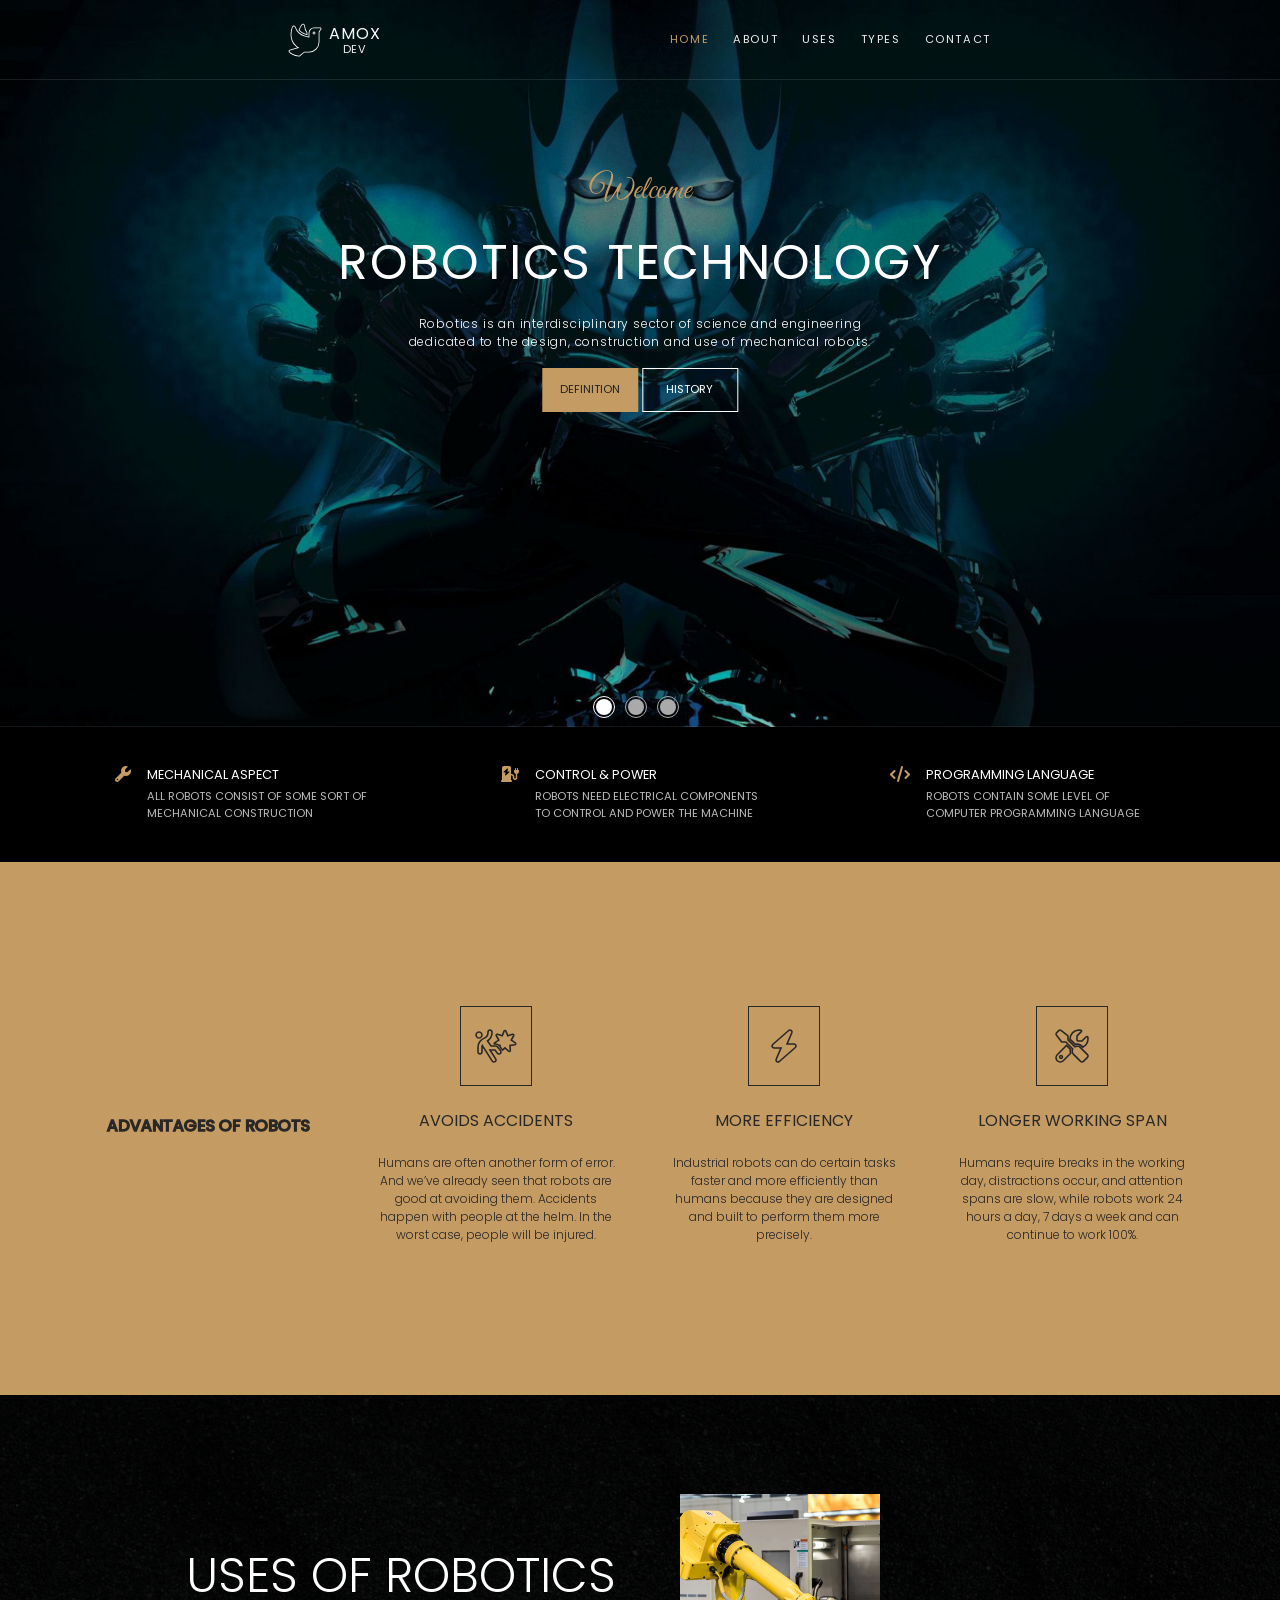
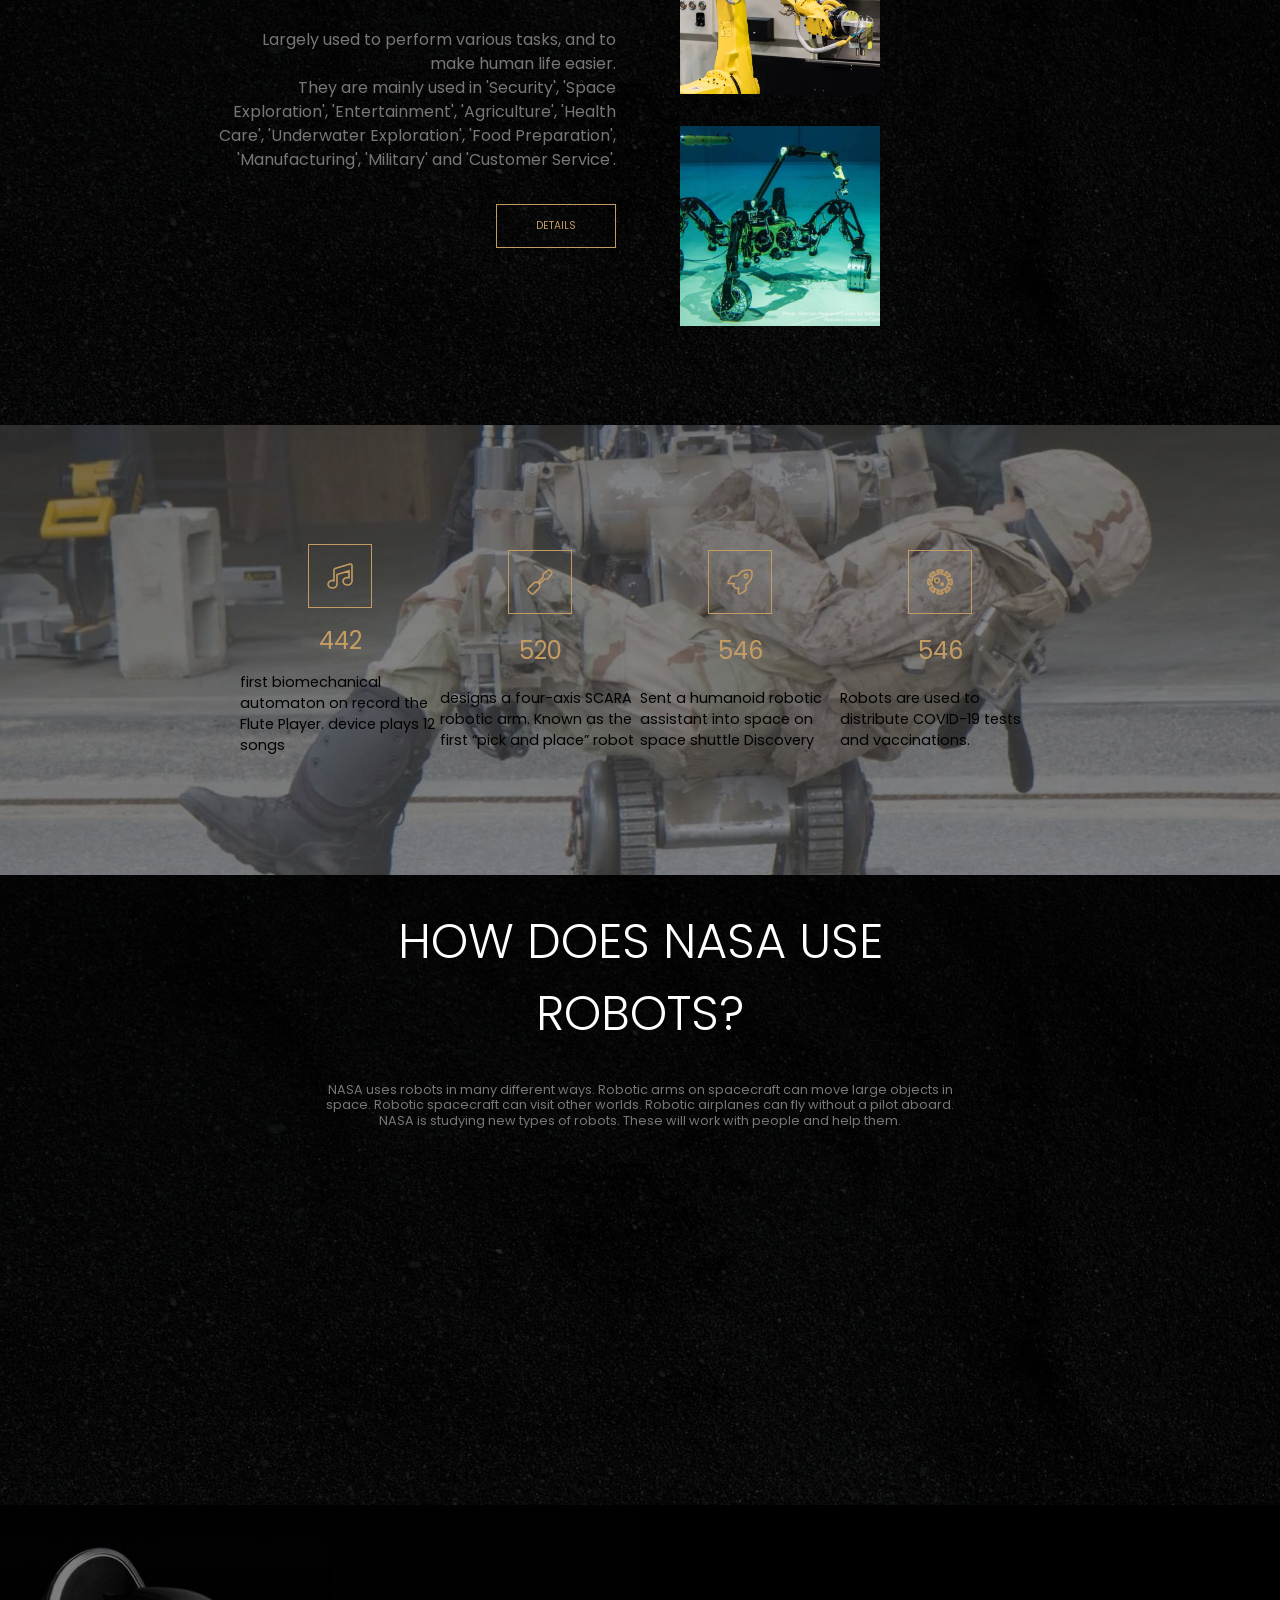
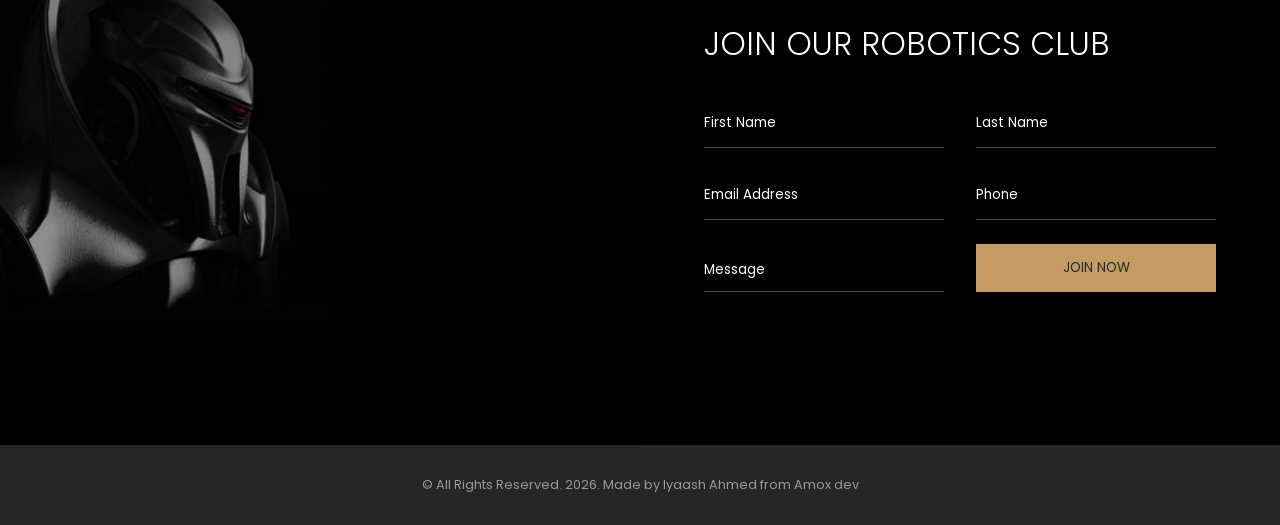
<file: index.html>
<!DOCTYPE html>
<html lang="en">
  <head>
    <meta charset="UTF-8" />
    <meta name="viewport" content="width=device-width, initial-scale=1.0" />
    <title>Robotics Technology | AMOX DEV</title>
    <meta
      name="description"
      content="Explore robotics technology: the design, construction and use of mechanical robots, their advantages, real-world uses and history."
    />
    <link rel="icon" href="images/image1.jpg" />

    <!-- Open Graph / social preview -->
    <meta property="og:title" content="Robotics Technology | AMOX DEV" />
    <meta
      property="og:description"
      content="Explore robotics technology: advantages, real-world uses and the history of robots."
    />
    <meta property="og:type" content="website" />
    <meta property="og:image" content="images/image1.jpg" />

    <link rel="stylesheet" href="base.css" />
    <link rel="stylesheet" href="style.css" />
    <link rel="stylesheet" href="nav.css" />
    <link
      rel="stylesheet"
      href="https://cdnjs.cloudflare.com/ajax/libs/font-awesome/6.5.2/css/all.min.css"
    />

    <link rel="preconnect" href="https://fonts.googleapis.com" />
    <link rel="preconnect" href="https://fonts.gstatic.com" crossorigin />
    <link
      href="https://fonts.googleapis.com/css2?family=Great+Vibes&family=Poppins:wght@300;400;700&display=swap"
      rel="stylesheet"
    />
    <link
      rel="stylesheet"
      href="https://cdn.jsdelivr.net/npm/swiper@11/swiper-bundle.min.css"
    />
  </head>
  <body>
    <div class="container">


      <nav class="navbar">
        <div class="logo">
          <i class="fa-solid fa-dove"></i>
          <div class="logo-text">
            <span>AMOX</span>
            <span>DEV</span>
          </div>
        </div>
        <div class="navigation" id="navigation">
          <a href="index.html" class="active-link">Home</a>
          <a href="sub/about.html">About</a>
          <a href="sub/uses.html">Uses</a>
          <a href="sub/types.html">Types</a>
          <a href="sub/contact.html">Contact</a>
        </div>
        <div
          class="hamburger"
          id="hamburger"
          role="button"
          tabindex="0"
          aria-label="Toggle navigation menu"
          aria-expanded="false"
        >
          <i class="fa-solid fa-bars"></i>
        </div>
      </nav>


      <section class="landing">
        <div class="banner">
          <h3 class="main-heading">Welcome</h3>
          <h1>Robotics Technology</h1>
          <p>
            Robotics is an interdisciplinary sector of science and engineering dedicated to the design, construction and use of mechanical robots.
          </p>
          <a
            href="https://www.aventine.org/robotics/history-of-robotics"
            target="_blank"
            rel="noopener"
            class="banner-btn banner-btn-1"
            >DEFINITION</a
          >
          <a
            href="https://www.britannica.com/technology/robotics"
            target="_blank"
            rel="noopener"
            class="banner-btn banner-btn-2"
            >HISTORY</a
          >

        </div>
        <div class="swiper mySwiper">
          <div class="swiper-wrapper">
            <div class="swiper-slide">
              <img src="images/image1.jpg" alt="Robotic arm at work" decoding="async" />
            </div>
            <div class="swiper-slide">
              <img src="images/image2.jpg" alt="Humanoid robot" decoding="async" />
            </div>
            <div class="swiper-slide">
              <img src="images/image3.jpg" alt="Industrial robotics on a production line" decoding="async" />
            </div>
          </div>
          <div class="swiper-pagination"></div>
        </div>
        <div class="landing-contact">
          <div class="details">
            <i class="fa-solid fa-wrench"></i>
            <div>
              <span>MECHANICAL ASPECT</span>
              <span
                >ALL ROBOTS CONSIST OF SOME SORT OF MECHANICAL CONSTRUCTION</span
              >
            </div>
          </div>
          <div class="details">
            <i class="fa-solid fa-charging-station"></i>
            <div>
              <span>CONTROL & POWER</span>
              <span
                >ROBOTS NEED ELECTRICAL COMPONENTS TO CONTROL AND POWER THE MACHINE</span
              >
            </div>
          </div>
          <div class="details">
            <i class="fa-solid fa-code"></i>
            <div>
              <span>PROGRAMMING LANGUAGE</span>
              <span>ROBOTS CONTAIN SOME LEVEL OF COMPUTER PROGRAMMING LANGUAGE</span>
            </div>
          </div>
        </div>
      </section>



      <section class="about">
        <div class="letitbe"><h2>Advantages of Robots</h2></div>
        <div>
          <i class="fa-solid fa-person-falling-burst"></i>
          <h2>Avoids Accidents</h2>
          <p>
           Humans are often another form of error. And we’ve already seen that robots are good at avoiding them. Accidents happen with people at the helm. In the worst case, people will be injured. 
          </p>
        </div>
        <div>
          <i class="fa-solid fa-bolt"></i>
          <h2>More Efficiency</h2>
          <p>
           Industrial robots can do certain tasks faster and more efficiently than humans because they are designed and built to perform them more precisely.
          </p>
        </div>
        <div>
          <i class="fa-solid fa-screwdriver-wrench"></i>
          <h2>Longer Working Span</h2>
          <p>
            Humans require breaks in the working day, distractions occur, and attention spans are slow, while robots work 24 hours a day, 7 days a week and can continue to work 100%. 
          </p>
        </div>
      </section>


      <section class="menu">
        <div class="menu-left">
          <h2>USES OF ROBOTICS</h2>
          <p>
            Largely used to perform various tasks, and to make human life easier. <br>
            They are mainly used in 'Security', 'Space Exploration', 'Entertainment', 'Agriculture', 'Health Care', 'Underwater Exploration', 'Food Preparation', 'Manufacturing', 'Military' and 'Customer Service'.
          </p>
          <a
            href="https://www.digitaltechmagazine.com/robotics/applications-of-robotics/"
            target="_blank"
            rel="noopener"
            class="menu-btn"
            >Details</a
          >
        </div>
        <div class="menu-right">
          <div class="menu-right-images">
            <div class="menu-img-wrapper">
              <img src="images/image4.jpg" alt="Robot used in security" loading="lazy" decoding="async" />
            </div>
            <div class="menu-img-wrapper">
              <img src="images/image5.jpg" alt="Robot used in exploration" loading="lazy" decoding="async" />
            </div>
            <div class="menu-img-wrapper">
              <img src="images/image6.jpg" alt="Robot used in manufacturing" loading="lazy" decoding="async" />
            </div>
            <div class="menu-img-wrapper">
              <img src="images/image7.jpg" alt="Robot used in healthcare" loading="lazy" decoding="async" />
            </div>
          </div>
        </div>
      </section>


      <section class="data">
        <div>
          <div class="icon-wrapper">
            <i class="fa-solid fa-music"></i>
            <span class="icon-bg"></span>
          </div>
          <span class="num" data-val="1700">0</span>
          <span class="info">first biomechanical automaton on record the Flute Player. device plays 12 songs</span>
        </div>
        <div>
          <div class="icon-wrapper">
           <i class="fa-solid fa-screwdriver"></i>
            <span class="icon-bg"></span>
          </div>
          <span class="num" data-val="1970">0</span>
          <span class="info">designs a four-axis SCARA robotic arm. Known as the first “pick and place” robot</span>
        </div>
        <div>
          <div class="icon-wrapper">
            <i class="fa-solid fa-rocket"></i>
            <span class="icon-bg"></span>
          </div>
          <span class="num" data-val="2010">0</span>
          <span class="info">Sent a humanoid robotic assistant into space on space shuttle Discovery</span>
        </div>
        <div>
          <div class="icon-wrapper">
            <i class="fa-solid fa-virus-covid"></i>
            <span class="icon-bg"></span>
          </div>
          <span class="num" data-val="2020">0</span>
          <span class="info">Robots are used to distribute COVID-19 tests and vaccinations.</span>
        </div>
      </section>


      <section class="robocu">
        <div class="robocu-banner">
          <h2>How Does NASA Use Robots?</h2>
          <p>
            NASA uses robots in many different ways. Robotic arms on spacecraft can move large objects in space. Robotic spacecraft can visit other worlds. Robotic airplanes can fly without a pilot aboard. NASA is studying new types of robots. These will work with people and help them.
          </p>
        </div>
      </section>


      <section class="contact">
        <div class="contact-left"></div>
        <div class="contact-right">
          <form id="join-form" novalidate>
            <h2>JOIN OUR ROBOTICS CLUB</h2>
            <div class="input-group">
              <input type="text" name="firstName" placeholder="First Name" required />
              <input type="text" name="lastName" placeholder="Last Name" required />
            </div>
            <div class="input-group">
              <input type="email" name="email" placeholder="Email Address" required />
              <input type="tel" name="phone" placeholder="Phone" />
            </div>
            <div class="input-group">
              <textarea name="message" placeholder="Message"></textarea>
              <button type="submit" class="contact-btn">JOIN NOW</button>
            </div>
            <p class="form-message" id="form-message" role="status"></p>
          </form>
        </div>
      </section>


      <footer>
        <p class="copyright">
          &copy; All Rights Reserved. 2026. Made by Iyaash Ahmed from Amox dev
        </p>
      </footer>
    </div>

    <script src="https://cdn.jsdelivr.net/npm/swiper@11/swiper-bundle.min.js"></script>
    <script src="script.js"></script>
    <script src="nav.js"></script>
  </body>
</html>
</file>
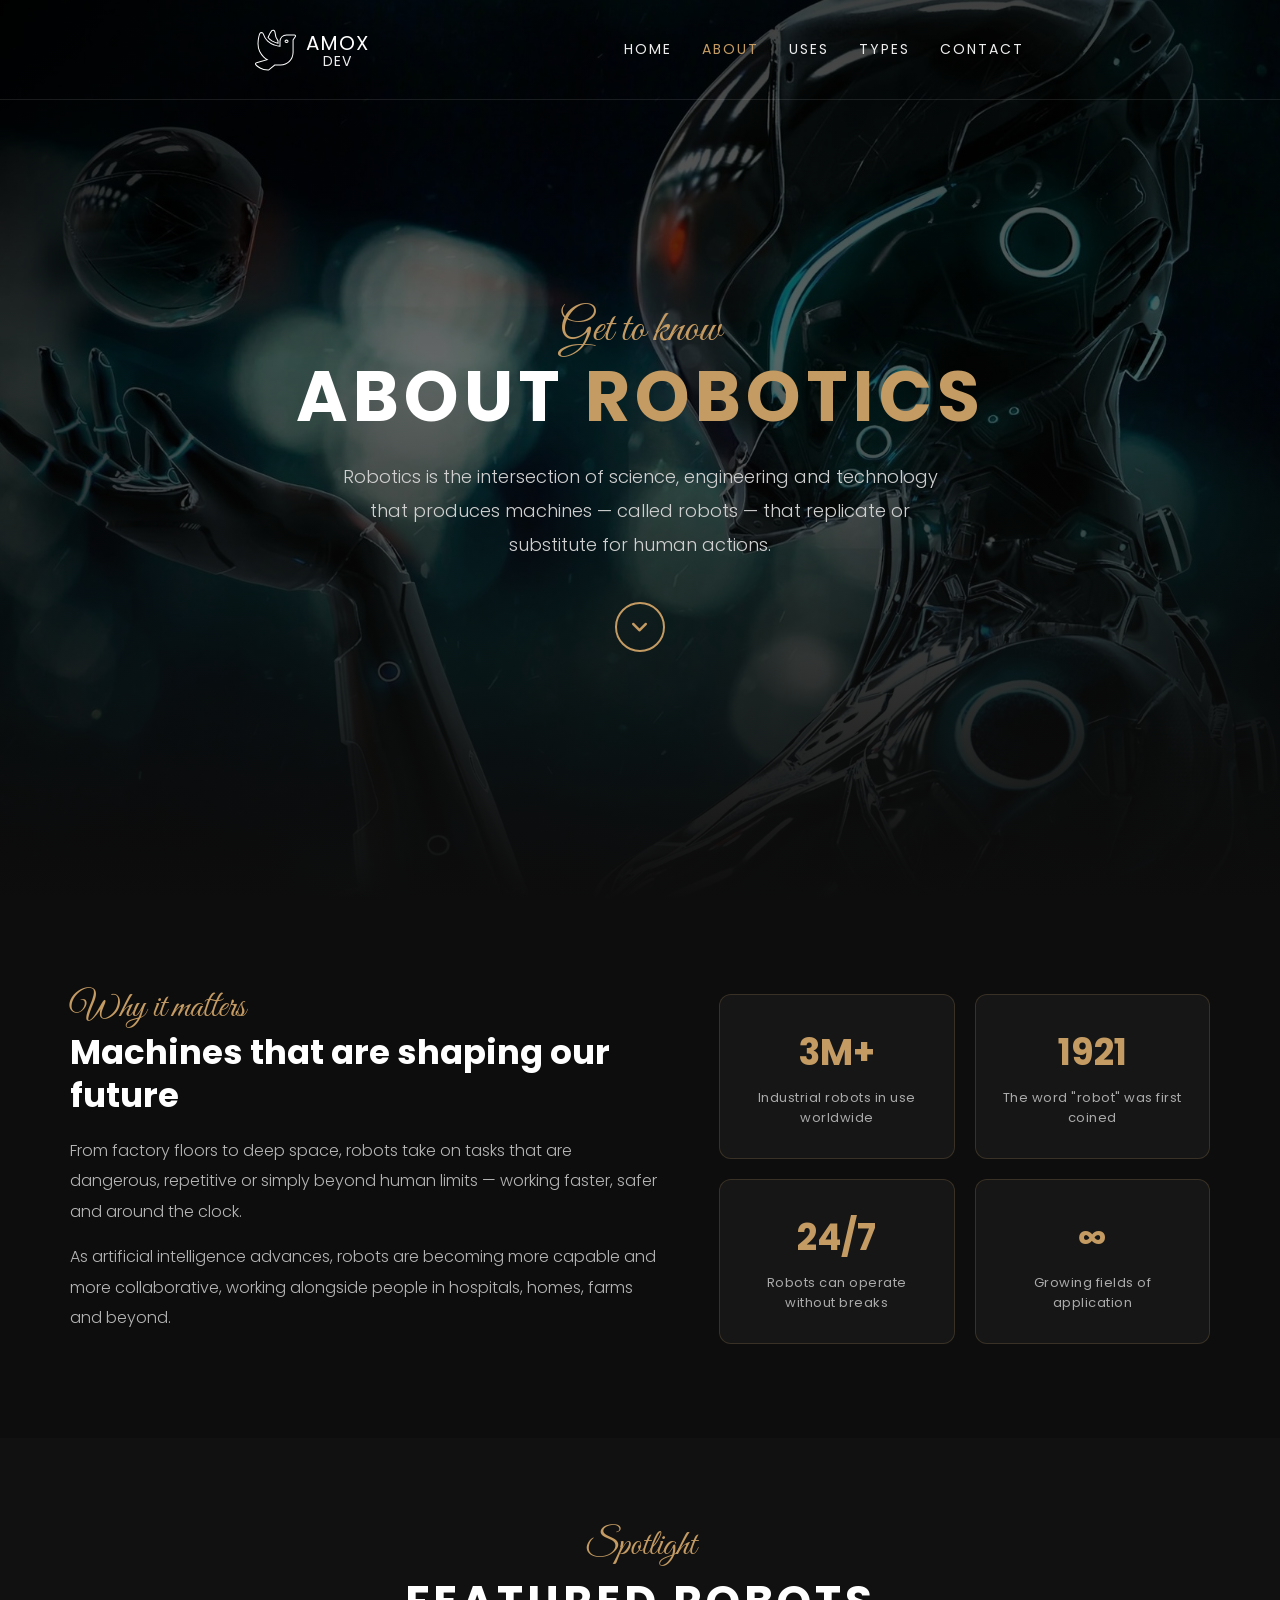
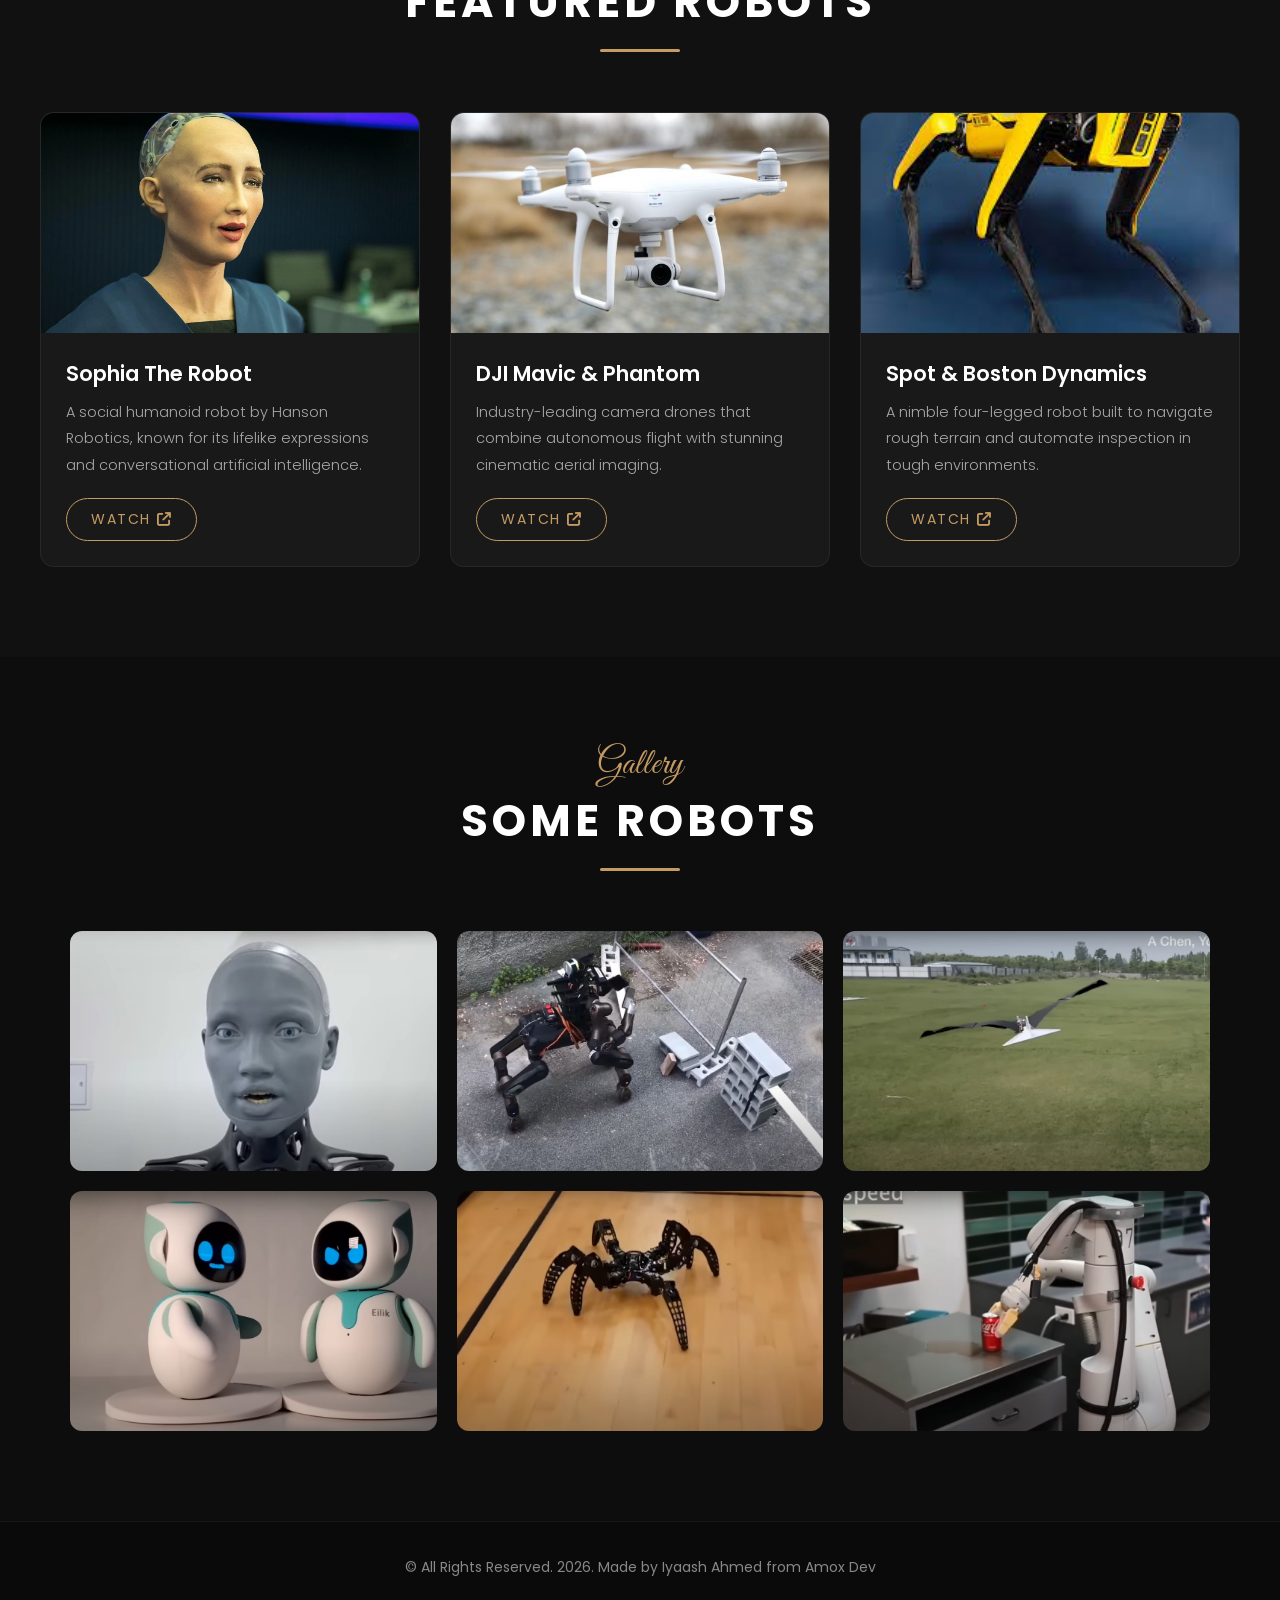
<file: sub/about.html>
<!DOCTYPE html>
<html lang="en">
<head>
	<meta charset="utf-8">
	<meta name="viewport" content="width=device-width, initial-scale=1">
	<title>About | Robotics Technology</title>
	<meta
	  name="description"
	  content="Learn about robotics — the science of building machines that replicate or substitute for human actions — plus featured robots and a gallery." />
	<link rel="stylesheet" href="../base.css" />
	<link rel="stylesheet" href="aboutstyle.css" />
	<link rel="stylesheet" href="../nav.css" />
	<link
	  rel="stylesheet"
	  href="https://cdnjs.cloudflare.com/ajax/libs/font-awesome/6.5.2/css/all.min.css" />

	<link rel="preconnect" href="https://fonts.googleapis.com" />
	<link rel="preconnect" href="https://fonts.gstatic.com" crossorigin />
	<link
	  href="https://fonts.googleapis.com/css2?family=Great+Vibes&family=Poppins:wght@300;400;600;700&display=swap"
	  rel="stylesheet" />
</head>
<body>
    <div class="container">
      <nav class="navbar">
        <div class="logo">
          <i class="fa-solid fa-dove"></i>
          <div class="logo-text">
            <span>AMOX</span>
            <span>DEV</span>
          </div>
        </div>
        <div class="navigation" id="navigation">
          <a href="../index.html">Home</a>
          <a href="about.html" class="active-link">About</a>
          <a href="uses.html">Uses</a>
          <a href="types.html">Types</a>
          <a href="contact.html">Contact</a>
        </div>
        <div
          class="hamburger"
          id="hamburger"
          role="button"
          tabindex="0"
          aria-label="Toggle navigation menu"
          aria-expanded="false"
        >
          <i class="fa-solid fa-bars"></i>
        </div>
      </nav>
    </div>

    <!-- Hero -->
    <header class="about-hero">
      <div class="about-hero-overlay"></div>
      <div class="about-hero-content">
        <h3 class="script-accent">Get to know</h3>
        <h1>About <span>Robotics</span></h1>
        <p>
          Robotics is the intersection of science, engineering and technology
          that produces machines — called robots — that replicate or substitute
          for human actions.
        </p>
        <a href="#intro" class="hero-scroll" aria-label="Scroll to content">
          <i class="fa-solid fa-angle-down"></i>
        </a>
      </div>
    </header>

    <!-- Intro + stats -->
    <section class="about-intro" id="intro">
      <div class="intro-grid">
        <div class="intro-text reveal">
          <h3 class="script-accent">Why it matters</h3>
          <h2>Machines that are shaping our future</h2>
          <p>
            From factory floors to deep space, robots take on tasks that are
            dangerous, repetitive or simply beyond human limits — working faster,
            safer and around the clock.
          </p>
          <p>
            As artificial intelligence advances, robots are becoming more
            capable and more collaborative, working alongside people in
            hospitals, homes, farms and beyond.
          </p>
        </div>
        <div class="intro-stats reveal">
          <div class="stat">
            <span class="stat-num">3M+</span>
            <span class="stat-label">Industrial robots in use worldwide</span>
          </div>
          <div class="stat">
            <span class="stat-num">1921</span>
            <span class="stat-label">The word "robot" was first coined</span>
          </div>
          <div class="stat">
            <span class="stat-num">24/7</span>
            <span class="stat-label">Robots can operate without breaks</span>
          </div>
          <div class="stat">
            <span class="stat-num">∞</span>
            <span class="stat-label">Growing fields of application</span>
          </div>
        </div>
      </div>
    </section>

    <!-- Featured robots -->
    <section class="featured">
      <div class="section-head reveal">
        <h3 class="script-accent">Spotlight</h3>
        <h2 class="section-heading">Featured Robots</h2>
      </div>
      <div class="cards-wrapper">
        <article class="card reveal">
          <div class="card-media">
            <img src="images/card3.jpg" alt="Sophia the robot" loading="lazy" />
          </div>
          <div class="card-body">
            <h3 class="card-title">Sophia the Robot</h3>
            <p class="card-text">
              A social humanoid robot by Hanson Robotics, known for its lifelike
              expressions and conversational artificial intelligence.
            </p>
            <a href="https://youtu.be/Bg_tJvCA8zw" target="_blank" rel="noopener" class="card-btn">
              Watch <i class="fa-solid fa-arrow-up-right-from-square"></i>
            </a>
          </div>
        </article>

        <article class="card reveal">
          <div class="card-media">
            <img src="images/card2.jpg" alt="DJI Mavic and Phantom drones" loading="lazy" />
          </div>
          <div class="card-body">
            <h3 class="card-title">DJI Mavic &amp; Phantom</h3>
            <p class="card-text">
              Industry-leading camera drones that combine autonomous flight with
              stunning cinematic aerial imaging.
            </p>
            <a href="https://youtu.be/ZVNO-fib6fg" target="_blank" rel="noopener" class="card-btn">
              Watch <i class="fa-solid fa-arrow-up-right-from-square"></i>
            </a>
          </div>
        </article>

        <article class="card reveal">
          <div class="card-media">
            <img src="images/card.jpg" alt="Spot robot by Boston Dynamics" loading="lazy" />
          </div>
          <div class="card-body">
            <h3 class="card-title">Spot &amp; Boston Dynamics</h3>
            <p class="card-text">
              A nimble four-legged robot built to navigate rough terrain and
              automate inspection in tough environments.
            </p>
            <a href="https://youtu.be/wlkCQXHEgjA" target="_blank" rel="noopener" class="card-btn">
              Watch <i class="fa-solid fa-arrow-up-right-from-square"></i>
            </a>
          </div>
        </article>
      </div>
    </section>

    <!-- Gallery -->
    <section class="gallery">
      <div class="section-head reveal">
        <h3 class="script-accent">Gallery</h3>
        <h2 class="section-heading">Some Robots</h2>
      </div>
      <div class="gallery-grid">
        <figure class="gallery-item reveal"><img src="images/roparts1.jpg" alt="Robot part" loading="lazy" /></figure>
        <figure class="gallery-item reveal"><img src="images/roparts2.jpg" alt="Robot part" loading="lazy" /></figure>
        <figure class="gallery-item reveal"><img src="images/roparts3.jpg" alt="Robot part" loading="lazy" /></figure>
        <figure class="gallery-item reveal"><img src="images/roparts4.jpg" alt="Robot part" loading="lazy" /></figure>
        <figure class="gallery-item reveal"><img src="images/roparts5.jpg" alt="Robot part" loading="lazy" /></figure>
        <figure class="gallery-item reveal"><img src="images/roparts6.jpg" alt="Robot part" loading="lazy" /></figure>
      </div>
    </section>

    <footer>
      <p class="copyright">
        &copy; All Rights Reserved. 2026. Made by Iyaash Ahmed from Amox Dev
      </p>
    </footer>

    <script src="../nav.js"></script>
    <script>
      /* Scroll-reveal: fade sections in as they enter the viewport */
      (function () {
        const items = document.querySelectorAll(".reveal");
        if (!("IntersectionObserver" in window) || !items.length) {
          items.forEach((el) => el.classList.add("in"));
          return;
        }
        const io = new IntersectionObserver(
          (entries) => {
            entries.forEach((entry) => {
              if (entry.isIntersecting) {
                entry.target.classList.add("in");
                io.unobserve(entry.target);
              }
            });
          },
          { threshold: 0.15 }
        );
        items.forEach((el) => io.observe(el));
      })();
    </script>
</body>
</html>
</file>
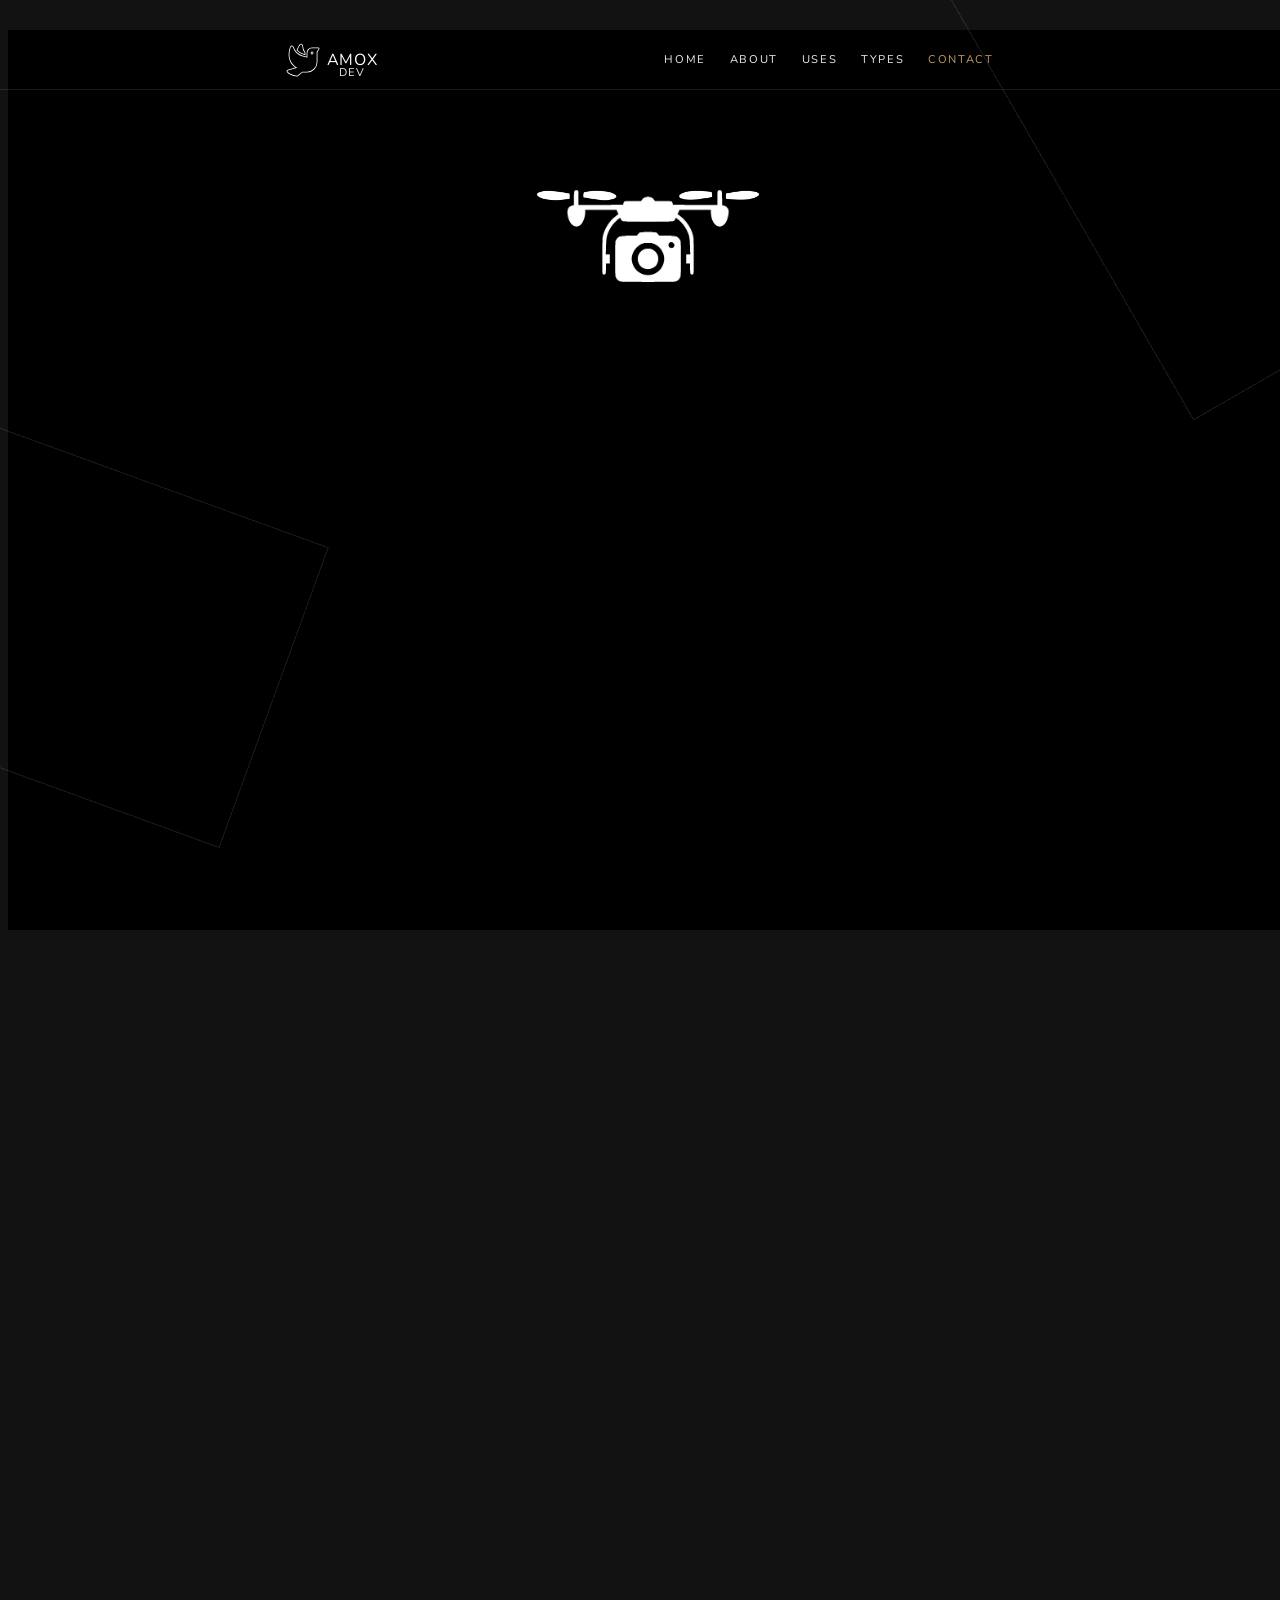
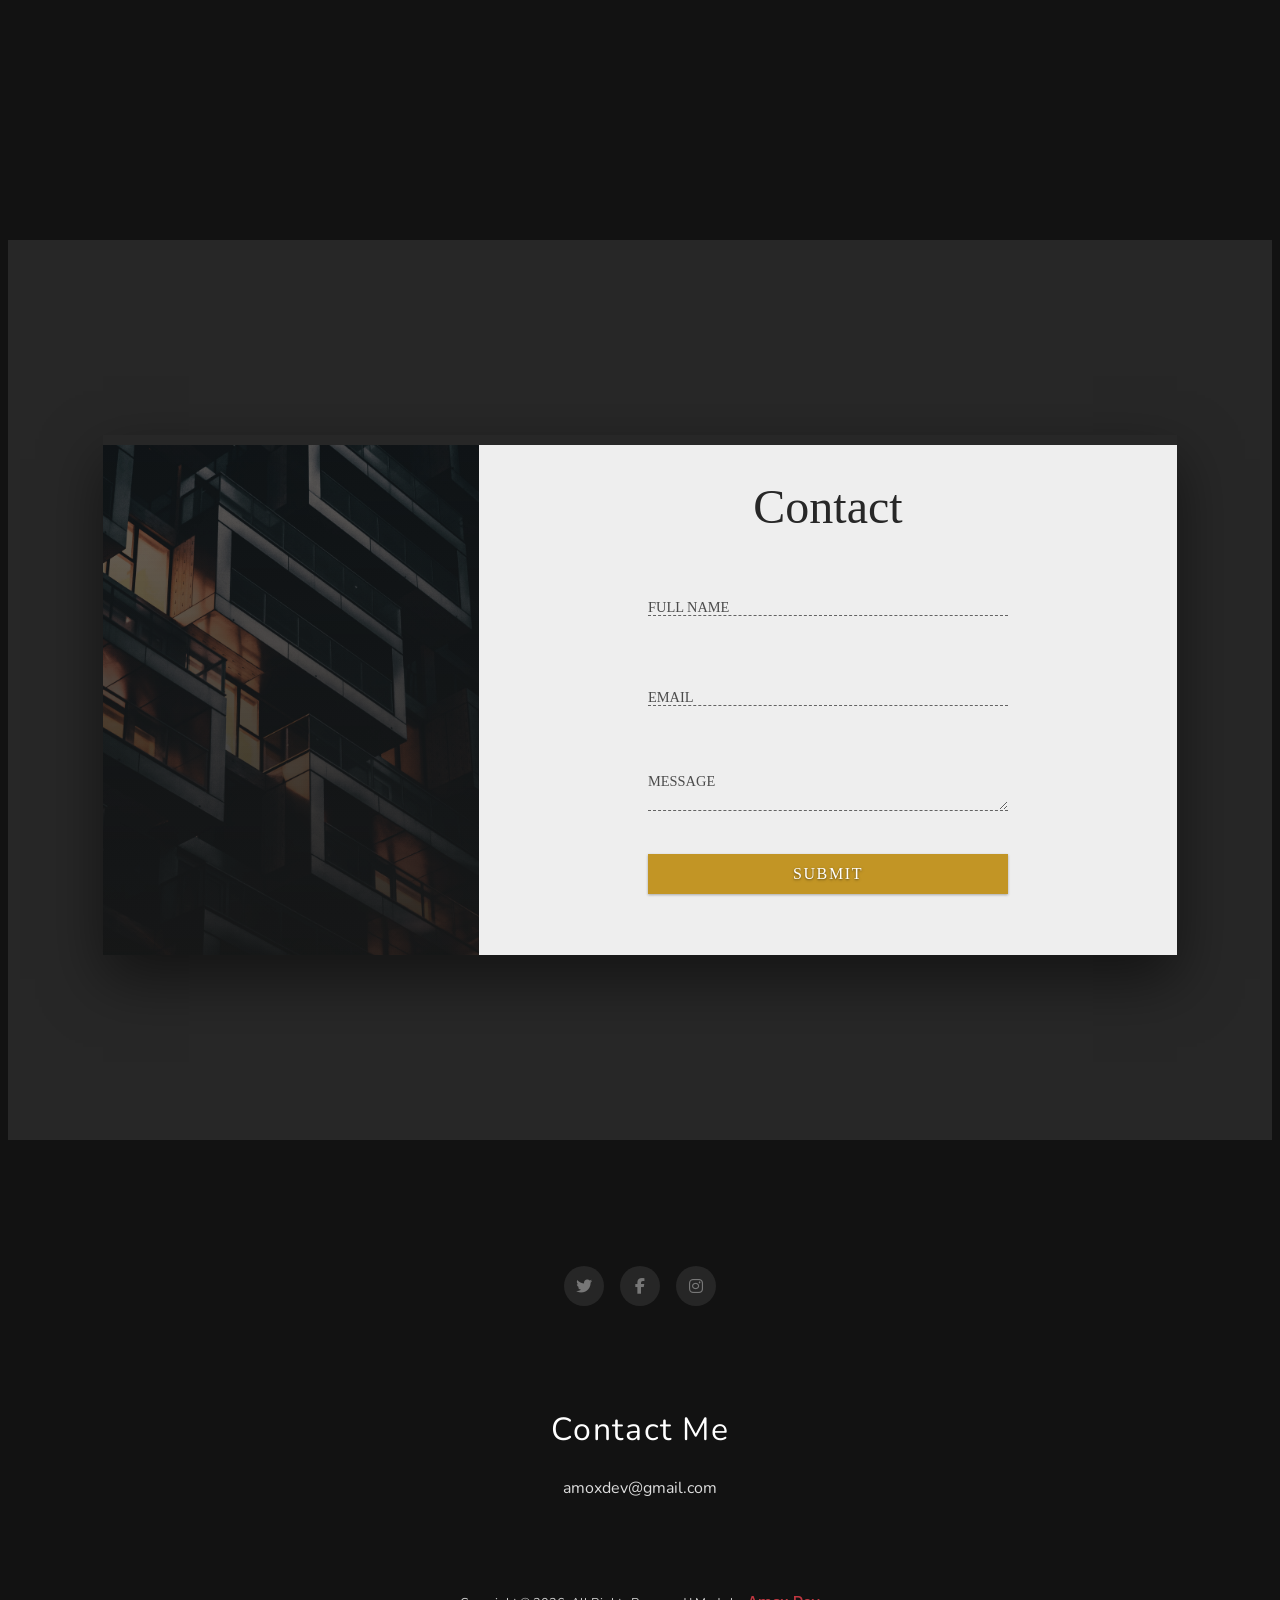
<file: sub/contact.html>
<!DOCTYPE html>
<html lang="en">
  <head>
    <meta charset="UTF-8" />
    <meta name="viewport" content="width=device-width, initial-scale=1.0" />
    <title>contact us</title>
       <script
  src="https://code.jquery.com/jquery-3.6.3.min.js"></script>
  
    <link rel="stylesheet" href="../base.css" />
    <link rel="stylesheet" href="contactstyle.css" />
    <link rel="stylesheet" href="../nav.css" />
    <link
      rel="stylesheet"
      href="https://cdnjs.cloudflare.com/ajax/libs/font-awesome/6.2.1/css/all.min.css"
    />
    <link rel="preconnect" href="https://fonts.googleapis.com" />
    <link rel="preconnect" href="https://fonts.gstatic.com" crossorigin />
    <link
      href="https://fonts.googleapis.com/css2?family=Kanit:wght@300;400;700&family=Raleway:wght@300;400;700&display=swap"
      rel="stylesheet"
    />
        <link rel="stylesheet" href="https://cdnjs.cloudflare.com/ajax/libs/font-awesome/5.15.1/css/all.min.css"/>
      <link
      rel="stylesheet"
      href="https://cdnjs.cloudflare.com/ajax/libs/font-awesome/6.2.1/css/all.min.css"
    />

    <link rel="preconnect" href="https://fonts.googleapis.com" />
    <link rel="preconnect" href="https://fonts.gstatic.com" crossorigin />
    <link
      href="https://fonts.googleapis.com/css2?family=Great+Vibes&family=Poppins:wght@300;400;700&display=swap"
      rel="stylesheet"
    />
    <link
      rel="stylesheet"
      href="https://cdn.jsdelivr.net/npm/swiper@8/swiper-bundle.min.css"
    />
   
  </head>
  <body>
    <div class="container">
      <div id="ban">
          <div id="banner">
      <img src="images/drone.png" class="dronepic" alt="Drone" />
      <img src="images/drone-left.png" class="dronepiclrft" alt="" />
      <img src="images/drone-right.png" class="dronepicright" alt="" />
      
        
      </div>
    
    </div>

      <nav class="navbar">
        <div class="logo">
          <i class="fa-solid fa-dove"></i>
          <div class="logo-text">
            <span>AMOX</span>
            <span>DEV</span>
          </div>
        </div>
        <div class="navigation" id="navigation">
          <a href="../index.html">Home</a>
          <a href="about.html">About</a>
          <a href="uses.html">Uses</a>
          <a href="types.html">Types</a>
          <a href="contact.html" class="active-link">Contact</a>
        </div>
        <div
          class="hamburger"
          id="hamburger"
          role="button"
          tabindex="0"
          aria-label="Toggle navigation menu"
          aria-expanded="false"
        >
          <i class="fa-solid fa-bars"></i>
        </div>
      </nav>
      <div class="rectangle rectangle-1"></div>
      <div class="rectangle rectangle-2"></div>

      <section class="landing">
        <div class="banner">
          <div class="heading-slide heading-slide-1">
            <h3>I am</h3>
            <h1>Iyaash Ahmed</h1>
          </div>
          <div class="heading-slide heading-slide-2">
            <h3>from </h3>
            <h1>Amox Dev</h1>
          </div>
        </div>
      </section>
      <section class="about">
        <div class="about-left">
          <img src="images/conbg.gif" alt="Animated robot" />
        </div>
        <div class="about-right">
          <h1>About</h1>
          <h3>Hi! my name is Iyaash</h3>
          <div class="info">
            <p>
              this is a project given by MI college as Dynamic Html final assigment.I am currently studying software engineer.
            </p>
            <div class="social-media">
              <a href="https://twitter.com/AmoxDev?t=hspA4GxnIiLpqoNcPcsFTA&s=09" target="_blank" rel="noopener" aria-label="Twitter">
                  <i class="fa-brands fa-twitter"></i>
              </a>
              <a href="https://www.facebook.com/profile.php?id=100090209269172&mibextid=ZbWKwL" target="_blank" rel="noopener" aria-label="Facebook">
              <i class="fa-brands fa-facebook-f"></i>
              </a>
              <a href="https://instagram.com/amoxdev?igshid=ZDdkNTZiNTM=" target="_blank" rel="noopener" aria-label="Instagram">
              <i class="fa-brands fa-instagram"></i>
              </a>

            </div>
            <h4>if any Feedback Contact Me:</h4>
            <span>Email: <a href="mailto:iyaashahmed7@gmail.com?subject=Feedback">amoxdeve@gmail.com</a></span>
            <span>Phone: <a href="tel:+9607826247">(+960) 7826247 </a></span>
          </div>
        </div>

      </section>


      <section class="contact">
        <div class="contact-wrapper">
          <div class="contact-left"></div>
          <div class="contact-right">
            <h1 class="contact-heading">Contact</h1>
            <form>
              <div class="input-group">
                <input type="text" id="contact-name" class="field" />
                <label class="input-label" for="contact-name">Full Name</label>
              </div>
              <div class="input-group">
                <input type="email" id="contact-email" class="field" />
                <label class="input-label" for="contact-email">Email</label>
              </div>
              <div class="input-group">
                <textarea id="contact-message" class="field"></textarea>
                <label class="message" for="contact-message">Message</label>
              </div>
              <input type="submit" class="submit-btn" value="Submit" />
            </form>
          </div>
        </div>
      </section>
      <!-- End of Data -->

      <!-- Footer -->
      <footer>
        <div class="footer-social-media">
             <a href="https://twitter.com/AmoxDev?t=hspA4GxnIiLpqoNcPcsFTA&s=09" target="_blank" rel="noopener" aria-label="Twitter">
                  <i class="fa-brands fa-twitter"></i>
              </a>
              <a href="https://www.facebook.com/profile.php?id=100090209269172&mibextid=ZbWKwL" target="_blank" rel="noopener" aria-label="Facebook">
              <i class="fa-brands fa-facebook-f"></i>
              </a>
              <a href="https://instagram.com/amoxdev?igshid=ZDdkNTZiNTM=" target="_blank" rel="noopener" aria-label="Instagram">
              <i class="fa-brands fa-instagram"></i>
              </a>
        </div>
        <h1>Contact Me</h1>
        <a href="mailto:amoxdev@gmail.com?subject=robotics">amoxdev@gmail.com</a>
        <p class="copyright">
          Copyright &copy; 2026. All Rights Reserved | Made by
          <span>Amox Dev </span>
        </p>
      </footer>
    </div>

    <script src="javascript.js"></script>
    <script src="https://cdn.jsdelivr.net/npm/swiper@8/swiper-bundle.min.js"></script>
    <script src="../nav.js"></script>

  <script>
    $('#ban').mousemove(function (e) {
      var moveX = (e.pageX * -1 / 2) + 300;
      var moveY = (e.pageY * -1 / 3) + 120;
      $('#banner').css({
        transform: 'translate3d(' + moveX + 'px,' + moveY + 'px,0)'
      });
    });
  </script>

  </body>
</html>
</file>
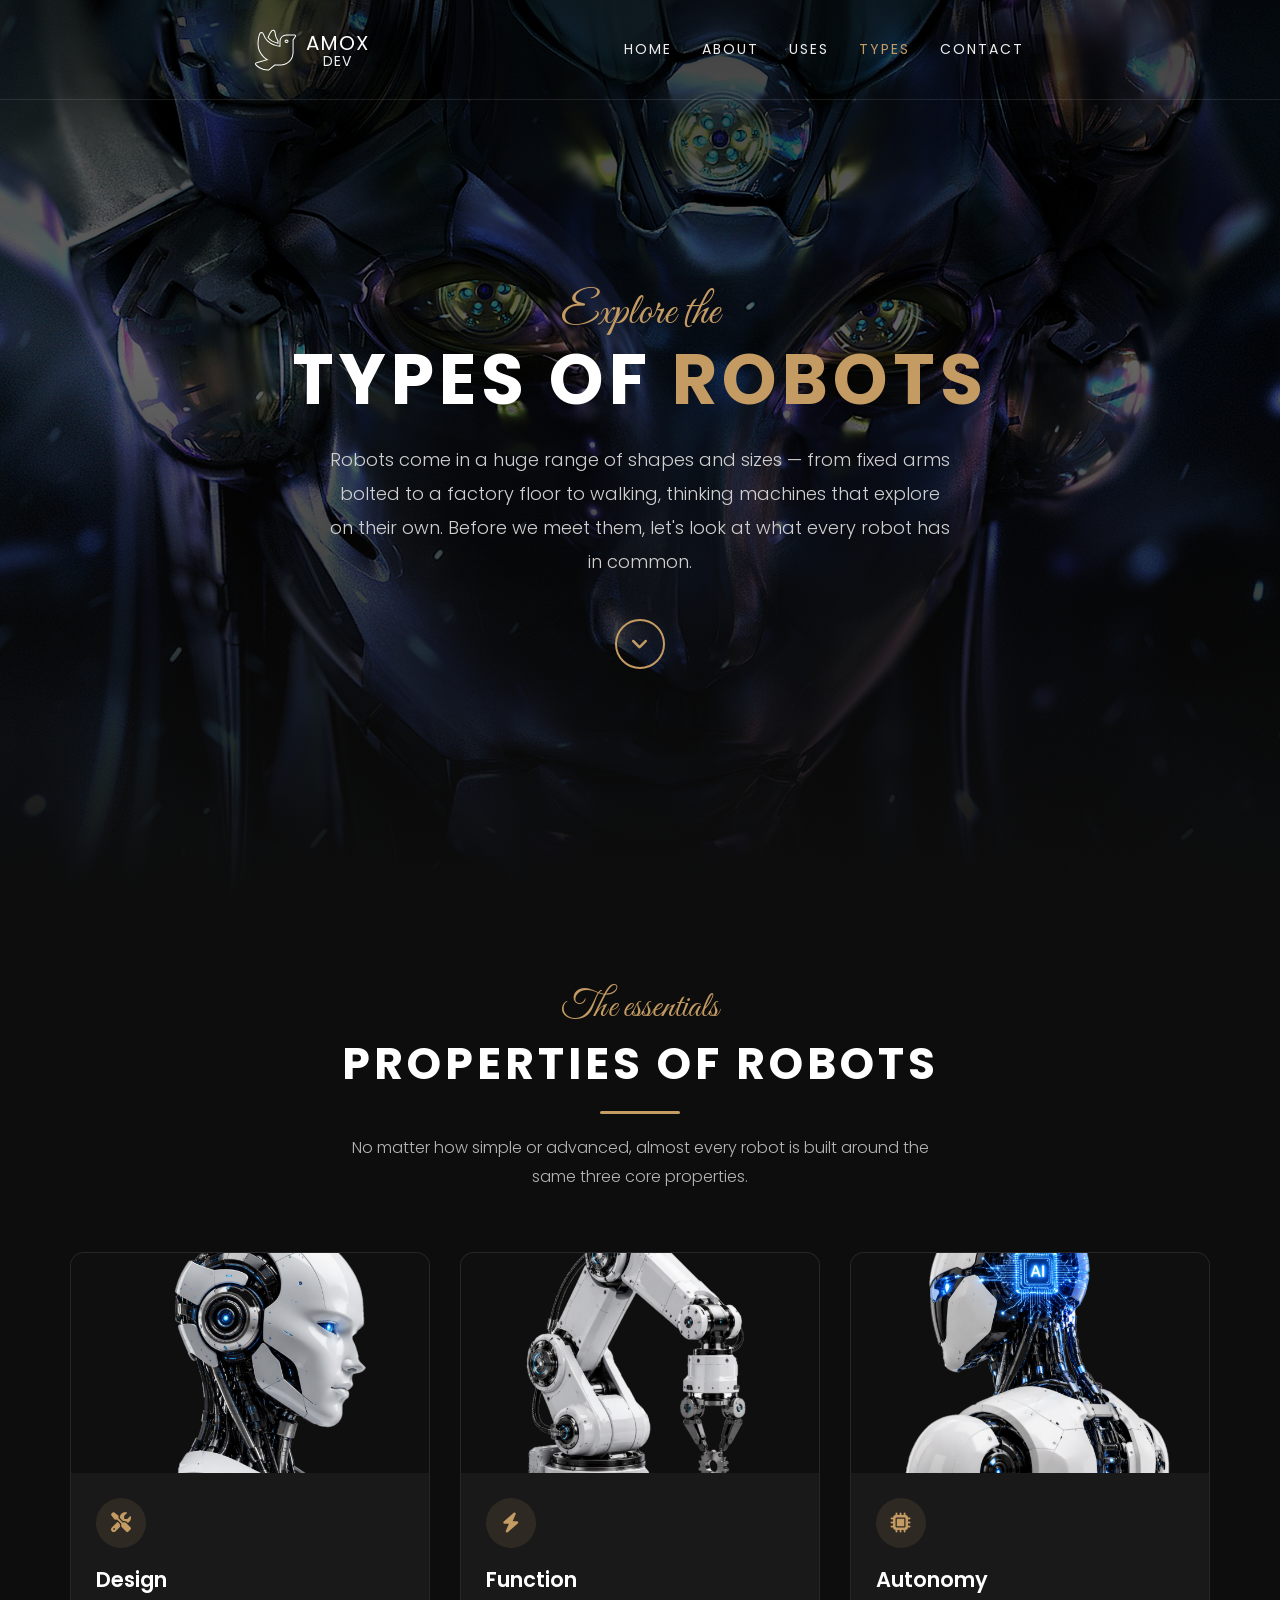
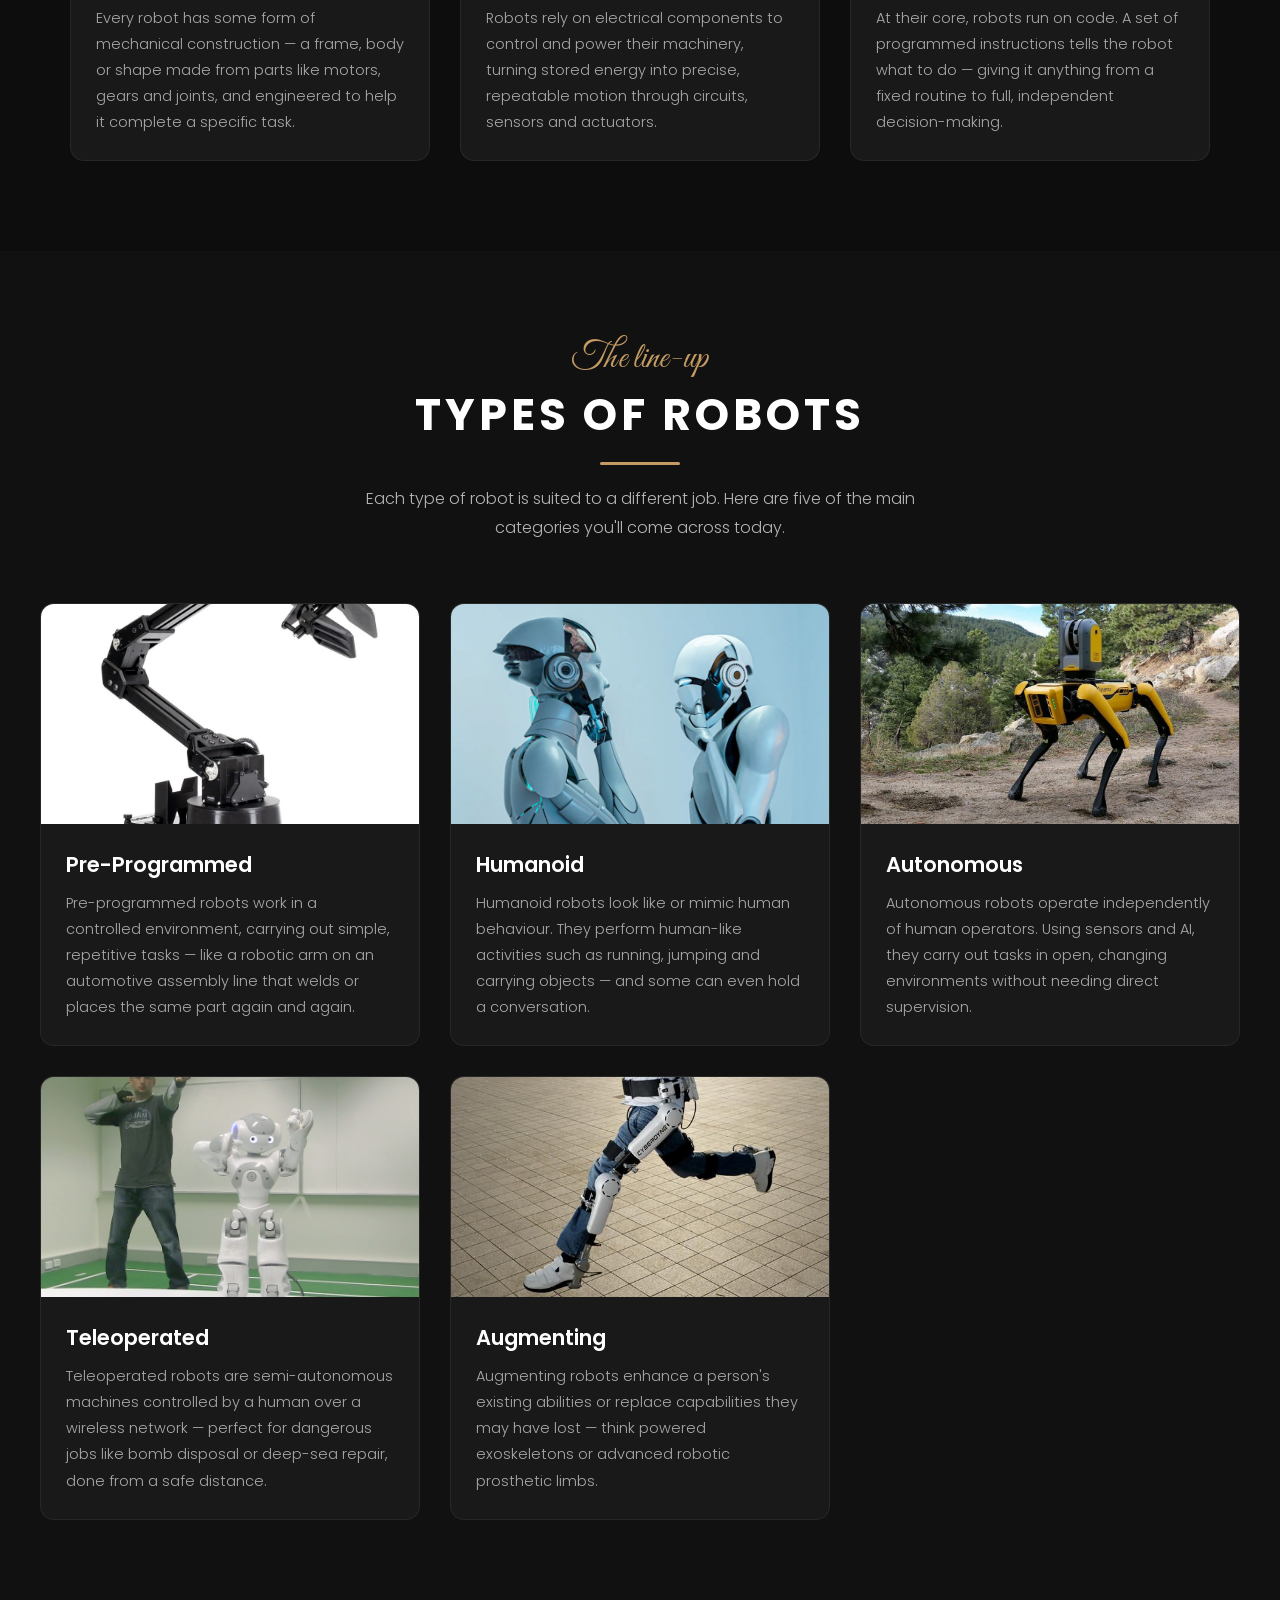
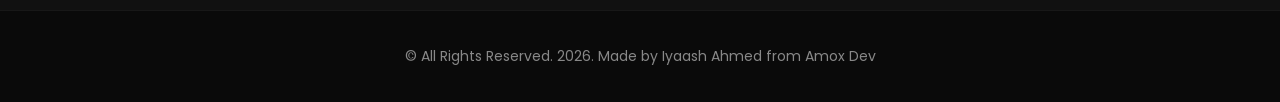
<file: sub/types.html>
<!DOCTYPE html>
<html lang="en">
<head>
    <meta charset="UTF-8">
    <meta name="viewport" content="width=device-width, initial-scale=1.0">
    <title>Types of Robots | Robotics Technology</title>
    <meta
      name="description"
      content="Discover the core properties of robots and explore five of the main types — pre-programmed, humanoid, autonomous, teleoperated and augmenting robots." />
    <link rel="stylesheet" href="../base.css" />
    <link rel="stylesheet" href="style.css">
    <link rel="stylesheet" href="../nav.css" />
    <link
      rel="stylesheet"
      href="https://cdnjs.cloudflare.com/ajax/libs/font-awesome/6.5.2/css/all.min.css" />

    <link rel="preconnect" href="https://fonts.googleapis.com" />
    <link rel="preconnect" href="https://fonts.gstatic.com" crossorigin />
    <link
      href="https://fonts.googleapis.com/css2?family=Great+Vibes&family=Poppins:wght@300;400;600;700&display=swap"
      rel="stylesheet" />
</head>
<body>
    <div class="container">
        <nav class="navbar">
        <div class="logo">
          <i class="fa-solid fa-dove"></i>
          <div class="logo-text">
            <span>AMOX</span>
            <span>DEV</span>
          </div>
        </div>
        <div class="navigation" id="navigation">
          <a href="../index.html">Home</a>
          <a href="about.html">About</a>
          <a href="uses.html">Uses</a>
          <a href="types.html" class="active-link">Types</a>
          <a href="contact.html">Contact</a>
        </div>
        <div
          class="hamburger"
          id="hamburger"
          role="button"
          tabindex="0"
          aria-label="Toggle navigation menu"
          aria-expanded="false"
        >
          <i class="fa-solid fa-bars"></i>
        </div>
      </nav>
    </div>

    <!-- Hero -->
    <header class="types-hero">
      <div class="types-hero-overlay"></div>
      <div class="types-hero-content">
        <h3 class="script-accent">Explore the</h3>
        <h1>Types of <span>Robots</span></h1>
        <p>
          Robots come in a huge range of shapes and sizes — from fixed arms
          bolted to a factory floor to walking, thinking machines that explore
          on their own. Before we meet them, let's look at what every robot has
          in common.
        </p>
        <a href="#properties" class="hero-scroll" aria-label="Scroll to content">
          <i class="fa-solid fa-angle-down"></i>
        </a>
      </div>
    </header>

    <!-- Properties -->
    <section class="properties" id="properties">
      <div class="section-head reveal">
        <h3 class="script-accent">The essentials</h3>
        <h2 class="section-heading">Properties of Robots</h2>
        <p class="section-sub">
          No matter how simple or advanced, almost every robot is built around
          the same three core properties.
        </p>
      </div>
      <div class="cards-wrapper">
        <article class="card reveal">
          <div class="card-media">
            <img src="images/img20.png" alt="Robot mechanical design" loading="lazy" />
          </div>
          <div class="card-body">
            <span class="card-icon"><i class="fa-solid fa-screwdriver-wrench"></i></span>
            <h3 class="card-title">Design</h3>
            <p class="card-text">
              Every robot has some form of mechanical construction — a frame,
              body or shape made from parts like motors, gears and joints, and
              engineered to help it complete a specific task.
            </p>
          </div>
        </article>

        <article class="card reveal">
          <div class="card-media">
            <img src="images/img21.png" alt="Robot power and control" loading="lazy" />
          </div>
          <div class="card-body">
            <span class="card-icon"><i class="fa-solid fa-bolt"></i></span>
            <h3 class="card-title">Function</h3>
            <p class="card-text">
              Robots rely on electrical components to control and power their
              machinery, turning stored energy into precise, repeatable motion
              through circuits, sensors and actuators.
            </p>
          </div>
        </article>

        <article class="card reveal">
          <div class="card-media">
            <img src="images/img22.png" alt="Robot programming and autonomy" loading="lazy" />
          </div>
          <div class="card-body">
            <span class="card-icon"><i class="fa-solid fa-microchip"></i></span>
            <h3 class="card-title">Autonomy</h3>
            <p class="card-text">
              At their core, robots run on code. A set of programmed instructions
              tells the robot what to do — giving it anything from a fixed routine
              to full, independent decision-making.
            </p>
          </div>
        </article>
      </div>
    </section>

    <!-- Types -->
    <section class="types">
      <div class="section-head reveal">
        <h3 class="script-accent">The line-up</h3>
        <h2 class="section-heading">Types of Robots</h2>
        <p class="section-sub">
          Each type of robot is suited to a different job. Here are five of the
          main categories you'll come across today.
        </p>
      </div>
      <div class="cards-wrapper">
        <article class="card reveal">
          <div class="card-media">
            <img src="images/tyimg1.jpg" alt="Pre-programmed robot" loading="lazy" />
          </div>
          <div class="card-body">
            <h3 class="card-title">Pre-Programmed</h3>
            <p class="card-text">
              Pre-programmed robots work in a controlled environment, carrying
              out simple, repetitive tasks — like a robotic arm on an automotive
              assembly line that welds or places the same part again and again.
            </p>
          </div>
        </article>

        <article class="card reveal">
          <div class="card-media">
            <img src="images/tyimg2.jpg" alt="Humanoid robot" loading="lazy" />
          </div>
          <div class="card-body">
            <h3 class="card-title">Humanoid</h3>
            <p class="card-text">
              Humanoid robots look like or mimic human behaviour. They perform
              human-like activities such as running, jumping and carrying
              objects — and some can even hold a conversation.
            </p>
          </div>
        </article>

        <article class="card reveal">
          <div class="card-media">
            <img src="images/tyimg3.jpg" alt="Autonomous robot" loading="lazy" />
          </div>
          <div class="card-body">
            <h3 class="card-title">Autonomous</h3>
            <p class="card-text">
              Autonomous robots operate independently of human operators. Using
              sensors and AI, they carry out tasks in open, changing environments
              without needing direct supervision.
            </p>
          </div>
        </article>

        <article class="card reveal">
          <div class="card-media">
            <img src="images/tyimg4.jpg" alt="Teleoperated robot" loading="lazy" />
          </div>
          <div class="card-body">
            <h3 class="card-title">Teleoperated</h3>
            <p class="card-text">
              Teleoperated robots are semi-autonomous machines controlled by a
              human over a wireless network — perfect for dangerous jobs like
              bomb disposal or deep-sea repair, done from a safe distance.
            </p>
          </div>
        </article>

        <article class="card reveal">
          <div class="card-media">
            <img src="images/tyimg5.jpg" alt="Augmenting robot" loading="lazy" />
          </div>
          <div class="card-body">
            <h3 class="card-title">Augmenting</h3>
            <p class="card-text">
              Augmenting robots enhance a person's existing abilities or replace
              capabilities they may have lost — think powered exoskeletons or
              advanced robotic prosthetic limbs.
            </p>
          </div>
        </article>
      </div>
    </section>

    <footer>
      <p class="copyright">
        &copy; All Rights Reserved. 2026. Made by Iyaash Ahmed from Amox Dev
      </p>
    </footer>

    <script src="../nav.js"></script>
    <script>
      /* Scroll-reveal: fade sections in as they enter the viewport */
      (function () {
        const items = document.querySelectorAll(".reveal");
        if (!("IntersectionObserver" in window) || !items.length) {
          items.forEach((el) => el.classList.add("in"));
          return;
        }
        const io = new IntersectionObserver(
          (entries) => {
            entries.forEach((entry) => {
              if (entry.isIntersecting) {
                entry.target.classList.add("in");
                io.unobserve(entry.target);
              }
            });
          },
          { threshold: 0.15 }
        );
        items.forEach((el) => io.observe(el));
      })();
    </script>
</body>
</html>
</file>
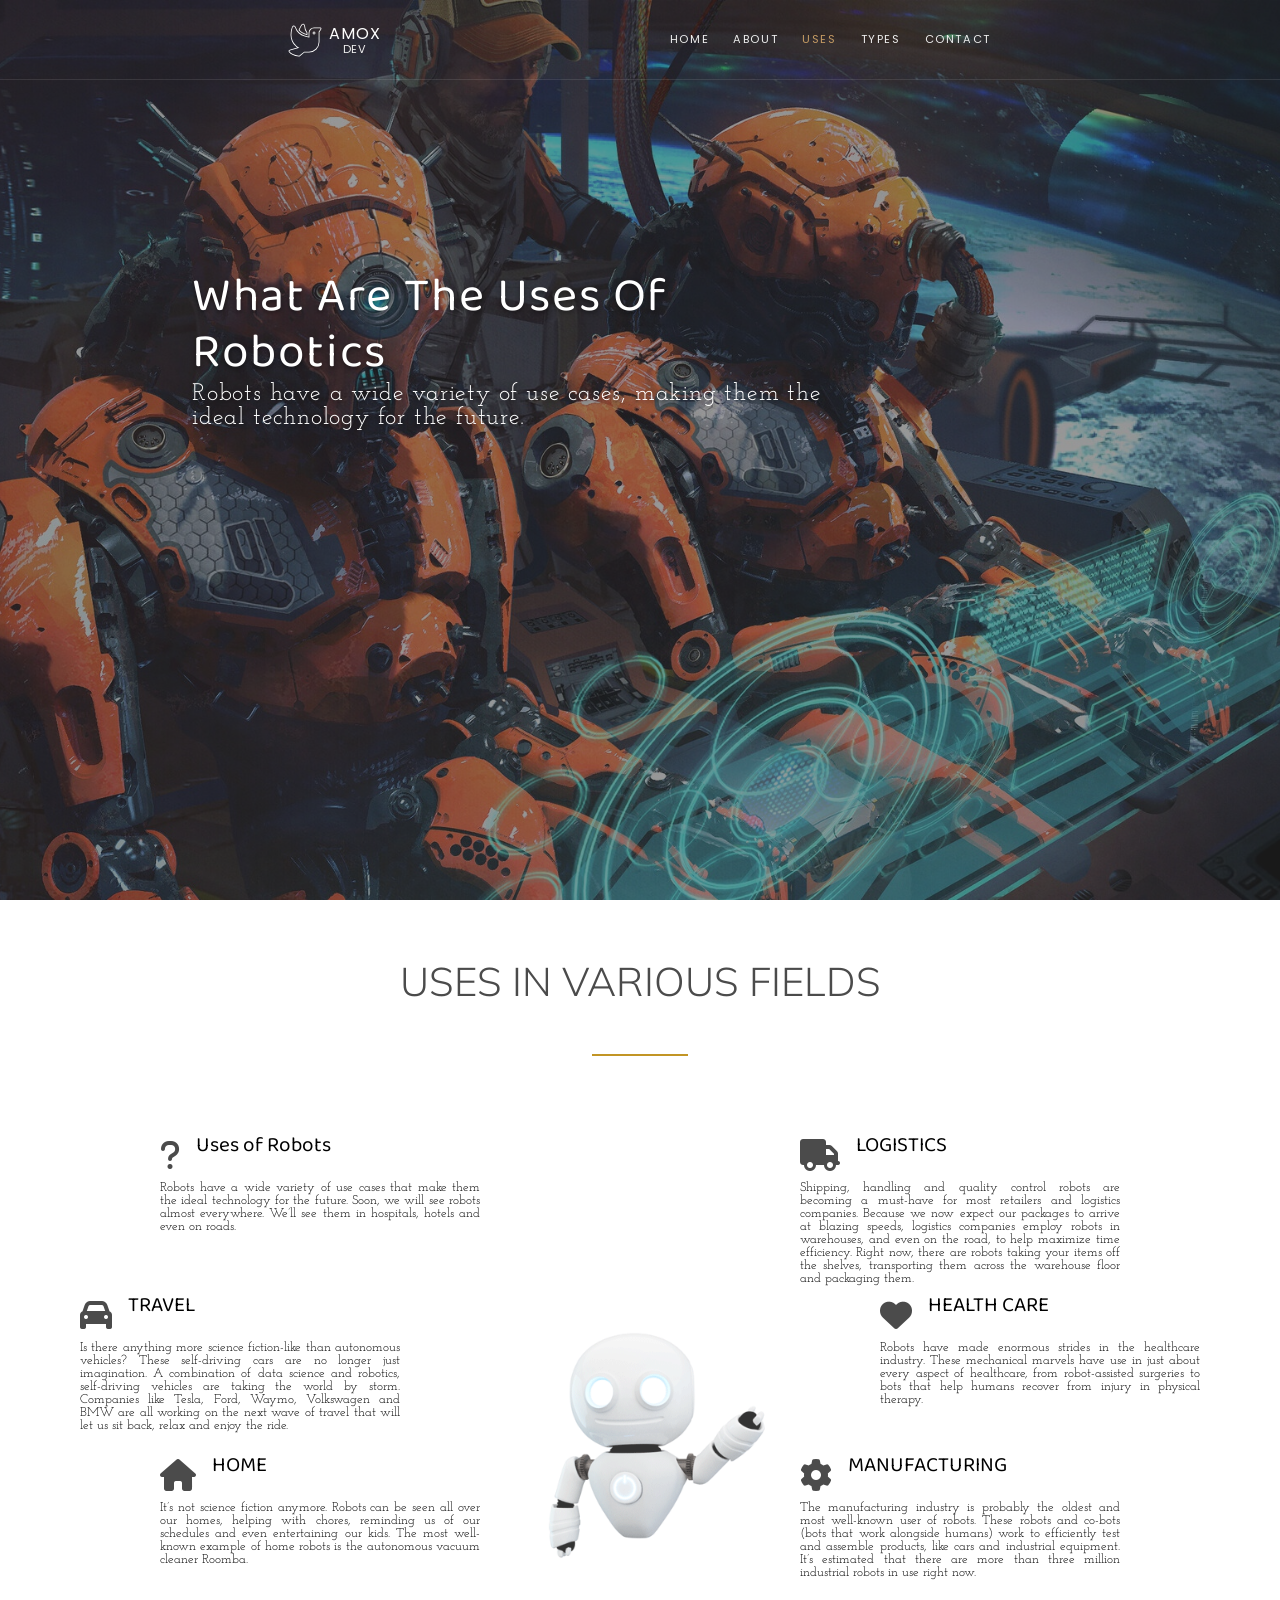
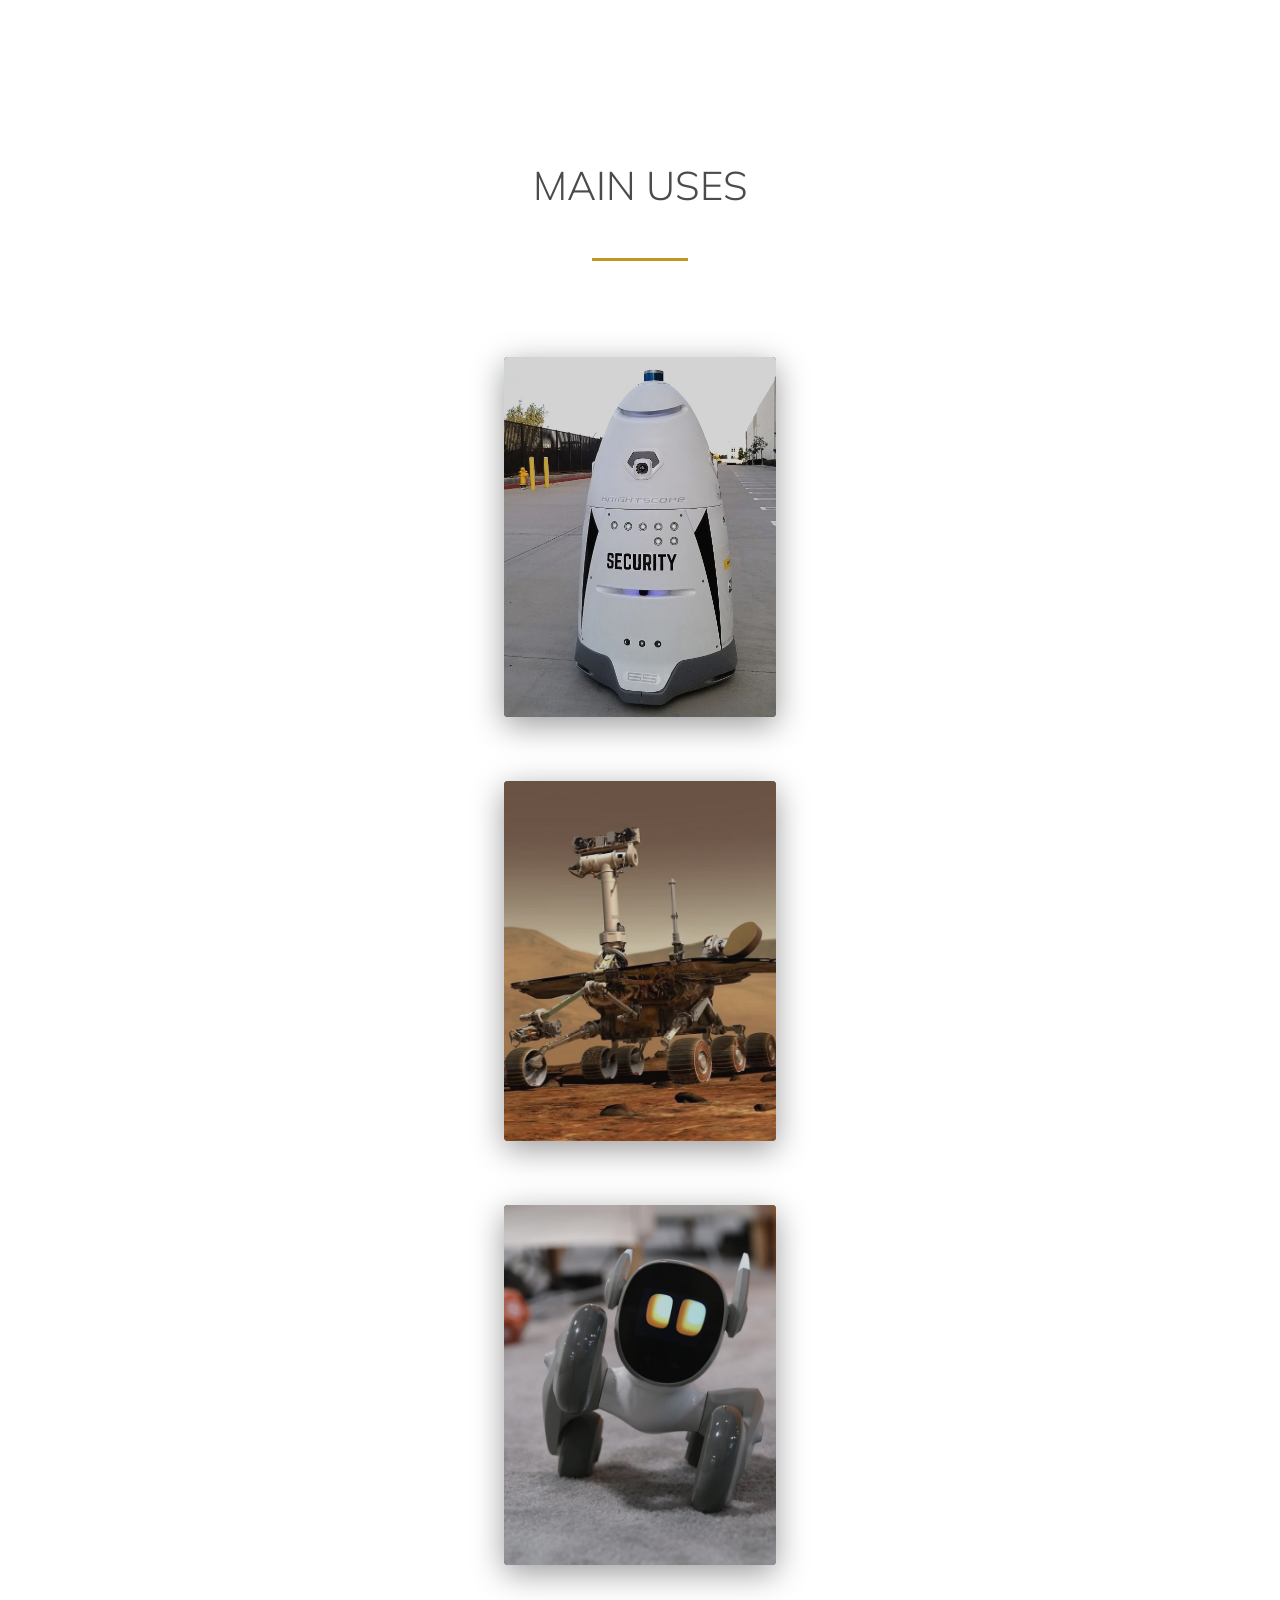
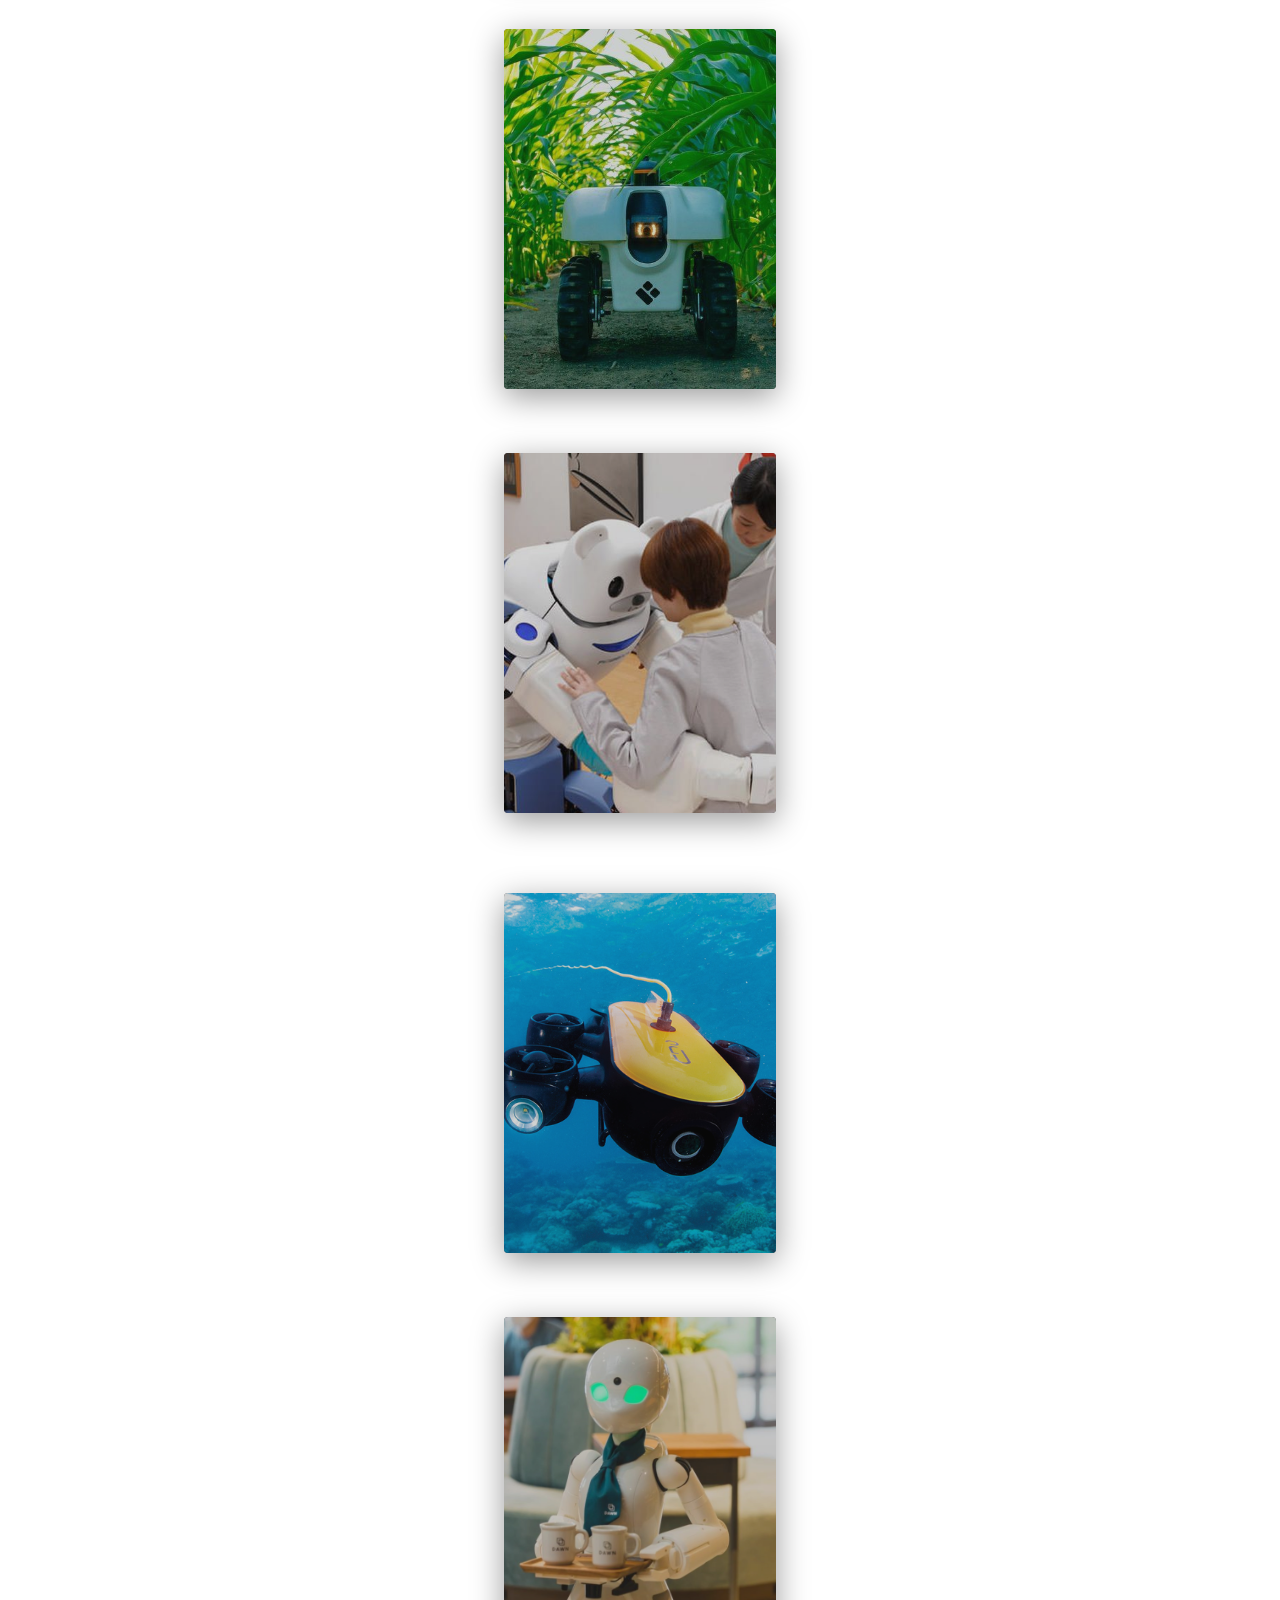
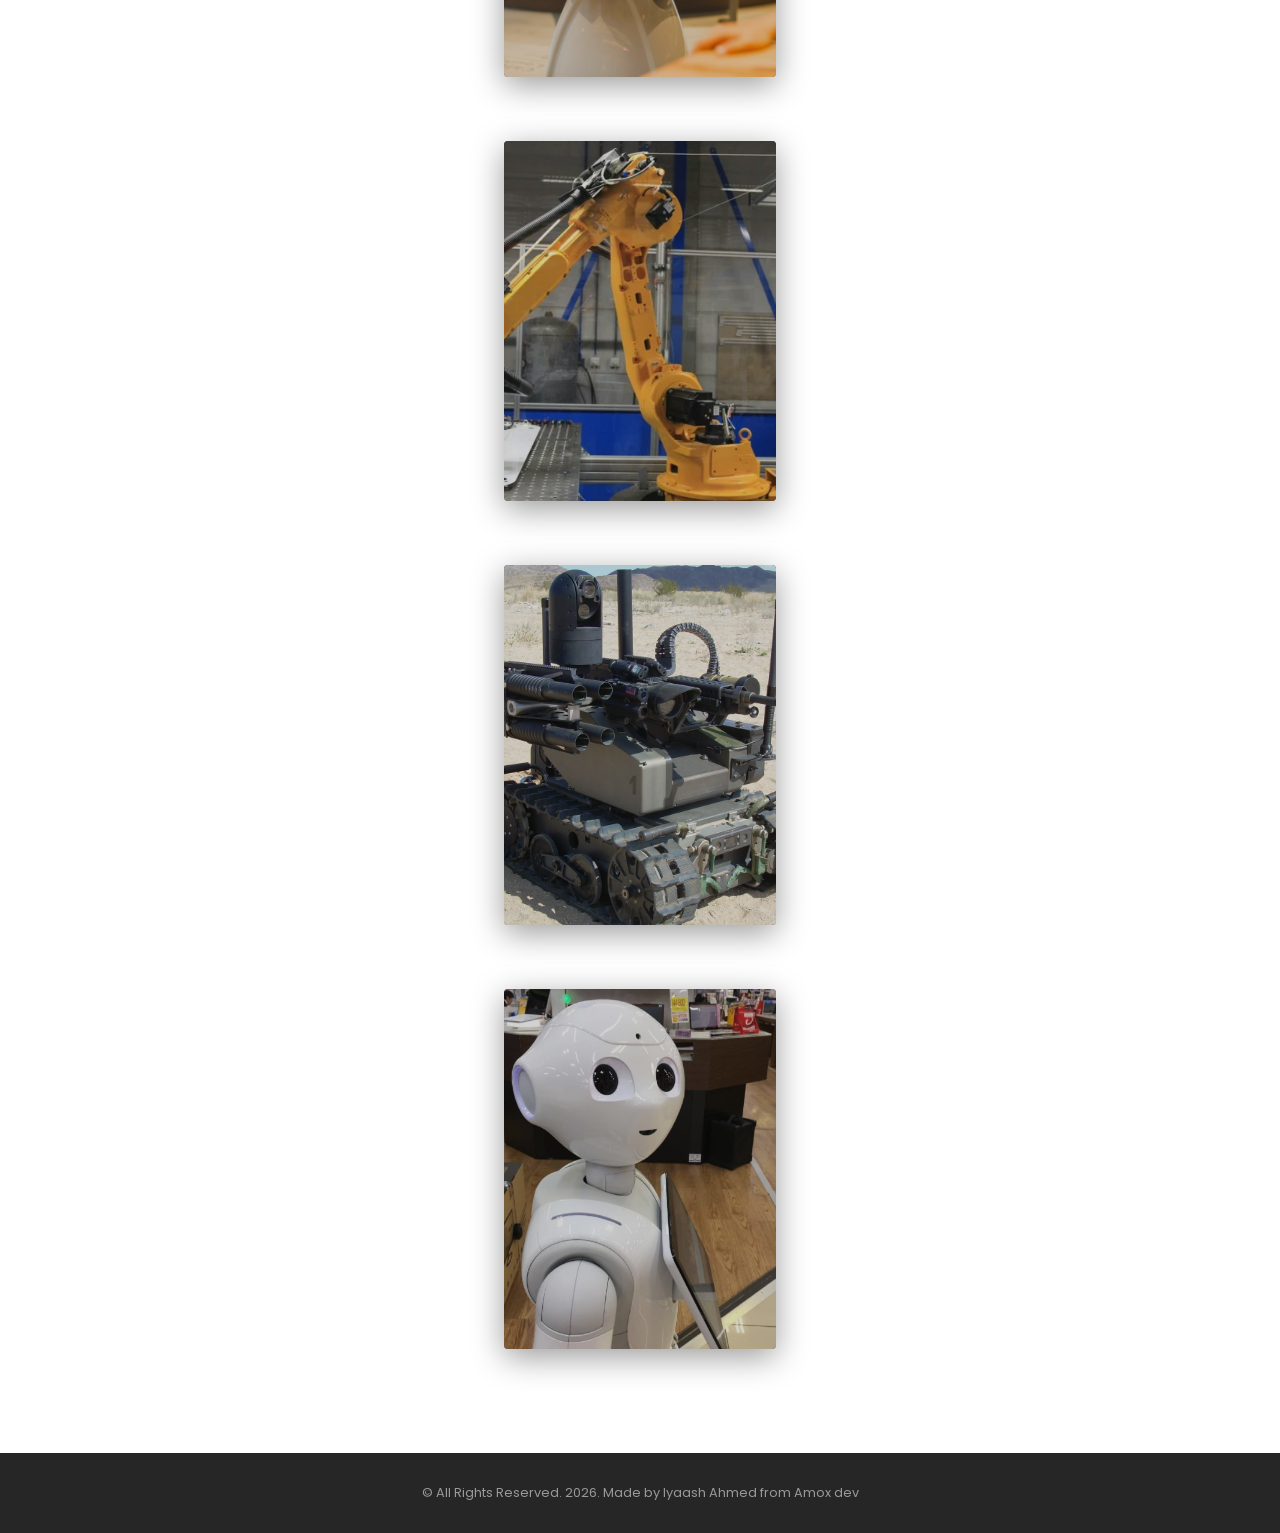
<file: sub/uses.html>
<!DOCTYPE html>
<html lang="en">
  <head>
    <meta charset="UTF-8" />
    <meta name="viewport" content="width=device-width, initial-scale=1.0" />
    <title>Uses of robotics</title>
    <link rel="stylesheet" href="../base.css" />
    <link rel="stylesheet" href="usesstyle.css" />
    <link rel="stylesheet" href="../nav.css" />
    <link
      rel="stylesheet"
      href="https://cdnjs.cloudflare.com/ajax/libs/font-awesome/5.13.0/css/all.min.css"
    />
    <link
      href="https://fonts.googleapis.com/css2?family=Baloo+Da+2:wght@400;500;600;700;800&family=Josefin+Slab:ital,wght@0,400;0,600;1,300;1,400;1,600&family=Muli:ital,wght@0,300;0,400;0,500;1,300;1,400;1,500&display=swap"
      rel="stylesheet"
    />
    <link
      rel="stylesheet"
      href="https://cdnjs.cloudflare.com/ajax/libs/font-awesome/6.2.1/css/all.min.css"
    />

    <link rel="preconnect" href="https://fonts.googleapis.com" />
    <link rel="preconnect" href="https://fonts.gstatic.com" crossorigin />
    <link
      href="https://fonts.googleapis.com/css2?family=Great+Vibes&family=Poppins:wght@300;400;700&display=swap"
      rel="stylesheet"
    />
    <link
      rel="stylesheet"
      href="https://cdn.jsdelivr.net/npm/swiper@8/swiper-bundle.min.css"
    />
  </head>
  <body>


    <div class="container">

       <nav class="navbar">
        <div class="logo">
          <i class="fa-solid fa-dove"></i>
          <div class="logo-text">
            <span>AMOX</span>
            <span>DEV</span>
          </div>
        </div>
        <div class="navigation" id="navigation">
          <a href="../index.html">Home</a>
          <a href="about.html">About</a>
          <a href="uses.html" class="active-link">Uses</a>
          <a href="types.html">Types</a>
          <a href="contact.html">Contact</a>
        </div>
        <div
          class="hamburger"
          id="hamburger"
          role="button"
          tabindex="0"
          aria-label="Toggle navigation menu"
          aria-expanded="false"
        >
          <i class="fa-solid fa-bars"></i>
        </div>
      </nav>
     
      <header class="header">
        <div class="img-wrapper">
          <img src="images/bg.jpg" alt="" />
        </div>
        <div class="banner">
          <h1>What Are The Uses Of Robotics</h1>
          <p>Robots have a wide variety of use cases, making them the ideal technology for the future.</p>
        </div>
      </header>

      <section class="FIELDS">
        <div class="section-header">
          <h2 class="section-heading">USES IN VARIOUS FIELDS</h2>
          <div class="underline"></div>
        </div>
        <div class="services">
          <div class="service">
            <div class="service-header">
              <i class="fa-solid fa-question fa-flip"></i>
              <h3>Uses of Robots</h3>
            </div>
            <p class="service-text">
              Robots have a wide variety of use cases that make them the ideal technology for the future. Soon, we will see robots almost everywhere. We’ll see them in hospitals, hotels and even on roads.
              
            </p>
          </div>
          <div class="service">
            <div class="service-header">
              <i class="fa-solid fa-car fa-shake"></i>
              <h3>TRAVEL</h3>
            </div>
            <p class="service-text">
              Is there anything more science fiction-like than autonomous vehicles? These self-driving cars are no longer just imagination. A combination of data science and robotics, self-driving vehicles are taking the world by storm. Companies like Tesla, Ford, Waymo, Volkswagen and BMW are all working on the next wave of travel that will let us sit back, relax and enjoy the ride.
            </p>
          </div>
          <div class="service">
            <div class="service-header">
              <i class="fa-solid fa-house fa-beat-fade"></i>
              <h3>HOME</h3>
            </div>
            <p class="service-text">
              It’s not science fiction anymore. Robots can be seen all over our homes, helping with chores, reminding us of our schedules and even entertaining our kids. The most well-known example of home robots is the autonomous vacuum cleaner Roomba.
            </p>
          </div>
          <div class="service">
            <div class="service-header">
              <i class="fa-solid fa-truck fa-bounce"></i>
              <h3>LOGISTICS</h3>
            </div>
            <p class="service-text">
              Shipping, handling and quality control robots are becoming a must-have for most retailers and logistics companies. Because we now expect our packages to arrive at blazing speeds, logistics companies employ robots in warehouses, and even on the road, to help maximize time efficiency. Right now, there are robots taking your items off the shelves, transporting them across the warehouse floor and packaging them.
            </p>
          </div>
          <div class="service">
            <div class="service-header">
              <i class="fa-solid fa-heart fa-beat heart-beat"></i>
              <h3>HEALTH CARE</h3>
            </div>
            <p class="service-text">
             Robots have made enormous strides in the healthcare industry. These mechanical marvels have use in just about every aspect of healthcare, from robot-assisted surgeries to bots that help humans recover from injury in physical therapy.
            </p>
          </div>
          <div class="service">
            <div class="service-header">
              <i class="fa-solid fa-cog fa-spin"></i>
              <h3>MANUFACTURING</h3>
            </div>
            <p class="service-text">
              The manufacturing industry is probably the oldest and most well-known user of robots. These robots and co-bots (bots that work alongside humans) work to efficiently test and assemble products, like cars and industrial equipment. It’s estimated that there are more than three million industrial robots in use right now.
            </p>
          </div>
          <div class="FIELDS-img-wrapper">
            <img src="images/roboac.gif" alt="Animated robot" loading="lazy" />
          </div>
        </div>
      </section>

      <section class="team">
        <div class="section-header">
          <h2 class="section-heading">MAIN USES</h2>
          <div class="underline"></div>
        </div>
        <div class="cards-wrapper">
          <div class="card" data-tilt>
            <div class="card-img-wrapper">
              <img src="images/crobot.jpg" alt="Security robot" loading="lazy" />
            </div>
            <div class="card-info">
              <h2>Security</h2>
              <p>
                A security robot is the one capable of performing tasks that can help in security missions
              </p><a href="usessub/sec.html" class="read-more">Read More</a>
              
            </div>
          </div>
          <div class="card" data-tilt>
            <div class="card-img-wrapper">
              <img src="images/crobot2.jpg" alt="Space exploration robot" loading="lazy" />
            </div>
            <div class="card-info">
              <h2>Space Exploration</h2>
              <p>
                Robots help NASA explore the solar system and the universe.
              </p><a href="usessub/space.html" class="read-more">Read More</a>
            </div>
          </div>
          <div class="card" data-tilt>
            <div class="card-img-wrapper">
              <img src="images/crobot3.jpg" alt="Entertainment robot" loading="lazy" />
            </div>
            <div class="card-info">
              <h2>Entertainment</h2>
              <p>
                These metallic musicians would apparently perform music at royal parties
              </p><a href="usessub/entertainment.html" class="read-more">Read More</a>
            </div>
          </div>
           <div class="card" data-tilt>
            <div class="card-img-wrapper">
              <img src="images/crobot4.jpg" alt="Agriculture robot" loading="lazy" />
            </div>
            <div class="card-info">
              <h2>Agriculture</h2>
              <p>
                Crop condition identification and corresponding chemical application, spraying or harvesting
              </p><a href="usessub/agriculture.html" class="read-more">Read More</a>
            </div>
          </div>
           <div class="card" data-tilt>
            <div class="card-img-wrapper">
              <img src="images/crobot5.jpg" alt="Healthcare robot" loading="lazy" />
            </div>
            <div class="card-info">
              <h2>Health Care</h2>
              <p>
                in hospitals and treatment centers to improve quality of care and patient outcomes.
              </p><a href="usessub/health.html" class="read-more">Read More</a>
            </div>
          </div>
        </div>
         <div class="cards-wrapper">
          <div class="card" data-tilt>
            <div class="card-img-wrapper">
              <img src="images/crobot6.jpg" alt="Underwater exploration robot" loading="lazy" />
            </div>
            <div class="card-info">
              <h2>Underwater Exploration</h2>
              <p>
                remotely operated vehicles are often used when diving by humans is either impractical or dangerous
              </p><a href="usessub/underwater.html" class="read-more">Read More</a>
            </div>
          </div>
          <div class="card" data-tilt>
            <div class="card-img-wrapper">
              <img src="images/crobot7.jpg" alt="Food preparation robot" loading="lazy" />
            </div>
            <div class="card-info">
              <h2>Food Preparation</h2>
              <p>
                allows food and beverage producers quickly adapt to new products and delivery requirements
              </p><a href="usessub/foddp.html" class="read-more">Read More</a>
            </div>
          </div>
          <div class="card" data-tilt>
            <div class="card-img-wrapper">
              <img src="images/crobot8.jpg" alt="Manufacturing robot" loading="lazy" />
            </div>
            <div class="card-info">
              <h2>Manufacturing</h2>
              <p>
               The cartesian robot is the most commonly used industrial robot, typically for CNC machines or 3D printing.
              </p><a href="usessub/manufactu.html" class="read-more">Read More</a>
            </div>
          </div>
           <div class="card" data-tilt>
            <div class="card-img-wrapper">
              <img src="images/crobot9.jpg" alt="Military robot" loading="lazy" />
            </div>
            <div class="card-info">
              <h2>Military</h2>
              <p>
                can identify and disarm traps, fireworks, improvised explosive devices
              </p><a href="usessub/millitary.html" class="read-more">Read More</a>
            </div>
          </div>
           <div class="card" data-tilt>
            <div class="card-img-wrapper">
              <img src="images/crobot10.jpg" alt="Customer service robot" loading="lazy" />
            </div>
            <div class="card-info">
              <h2>Customer Service</h2>
              <p>
                robots are professional service robots intended to interact with customers
              </p><a href="usessub/customer.html" class="read-more">Read More</a>
            </div>
          </div>
        </div>
      </section>

   <footer>
        <p class="copyright">
          &copy; All Rights Reserved. 2026. Made by Iyaash Ahmed from Amox dev
        </p>
      </footer>

    </div>
    <script src="aboutscript.js"></script>
    <script src="usesscript.js"></script>
    <script
      src="https://code.jquery.com/jquery-3.5.1.js"
      integrity="sha256-QWo7LDvxbWT2tbbQ97B53yJnYU3WhH/C8ycbRAkjPDc="
      crossorigin="anonymous"
    ></script>
    <script src="tilt.js"></script>
    <script src="https://cdn.jsdelivr.net/npm/swiper@8/swiper-bundle.min.js"></script>
    <script src="../nav.js"></script>

  </body>
</html>
</file>
<file: base.css>
/* ==========================================================================
   Shared base — design tokens used across every page.
   Link this FIRST, before the page's own stylesheet.
   Note: the per-page resets are intentionally left in place because the
   pages deliberately use different fonts (Poppins vs. Nunito).
   ========================================================================== */

:root {
  --gold: #c49b63;
  --dark: #2a2727;
  --black: #000;
}

html {
  font-size: 62.5%;
}
</file>
<file: style.css>
* {
  margin: 0;
  padding: 0;
  box-sizing: border-box;
  text-decoration: none;
  outline: none;
  font-family: "Poppins", sans-serif;
}

html {
  font-size: 62.5%;
}
.container {
  width: 100%;
  height: 100%;
}

/* Navigation styles now live in the shared nav.css (linked on every page). */




.landing {
  width: 100%;
  height: 95vh;
  position: relative;
}

.banner {
  position: absolute;
  top: 20%;
  left: 50%;
  transform: translateX(-50%);
  z-index: 100;
  text-align: center;
}

.main-heading {
  font-family: "Great Vibes", cursive;
  font-size: 4rem;
  font-weight: 300;
  color: var(--gold);
}

.banner h1 {
  font-size: 6rem;
  font-weight: 400;
  text-transform: uppercase;
  color: #fff;
  margin: 2rem 0;
  line-height: 1.5;
  letter-spacing: 0.2rem;
}

.banner p {
  font-size: 1.5rem;
  font-weight: 300;
  color: #fff;
  width: 60rem;
  margin: 0 auto 2rem auto;
  letter-spacing: 0.1rem;
}

.banner-btn {
  display: inline-flex;
  align-items: center;
  justify-content: center;
  width: 12rem;
  height: 5.5rem;
  cursor: pointer;
  margin: 0.1rem;
  font-size: 1.4rem;
  transition: all 0.3s;
}

.banner-btn-1 {
  background-color: var(--gold);
  border: none;
  color: #222;
}

.banner-btn-1:hover {
  background-color: transparent;
  color: var(--gold);
  border: 0.1rem solid var(--gold);
}

.banner-btn-2 {
  background-color: transparent;
  border: 0.1rem solid #fff;
  color: #fff;
}

.banner-btn-2:hover {
  background-color: var(--gold);
  color: #222;
  border: 0.1rem solid var(--gold);
}

.swiper {
  width: 100%;
  height: 85%;
}

.swiper-slide img {
  width: 100%;
  height: 100%;
  object-fit: cover;
}

span.swiper-pagination-bullet {
  width: 2rem;
  height: 2rem;
  opacity: 1;
  margin-right: 1.5rem !important;
  background-color: #aaa;
  position: relative;
}

span.swiper-pagination-bullet::after {
  content: "";
  width: 2.5rem;
  height: 2.5rem;
  border-radius: 50%;
  position: absolute;
  top: 50%;
  left: 50%;
  transform: translate(-50%, -50%);
  background-color: transparent;
  border: 0.2rem solid #aaa;
}

span.swiper-pagination-bullet.swiper-pagination-bullet-active {
  background-color: #fff;
}

span.swiper-pagination-bullet.swiper-pagination-bullet-active::after {
  border: 0.2rem solid #fff;
}

.landing-contact {
  position: absolute;
  top: 85%;
  left: 0;
  width: 100%;
  height: 15vh;
  background-color: #000;
  display: flex;
  justify-content: space-evenly;
  align-items: center;
  color: #fff;
}

.details {
  display: flex;
}

.details i {
  font-size: 2rem;
  color: var(--gold);
  margin-right: 2rem;
}

.details div {
  display: flex;
  flex-direction: column;
}

.details div span:nth-child(1) {
  font-size: 1.6rem;
  color: #fff;
  margin-bottom: 0.5rem;
}

.details div span:nth-child(2) {
  font-size: 1.4rem;
  color: #bbb;
  width: 30rem;
}
.about {
  width: 100%;
  height: 60vh;
  background-color: var(--gold);
  display: flex;
  align-items: center;
  justify-content: center;
}
.letitbe{
  margin: 0 3rem;
  text-align: center;
  background-color: var(--gold);
  display: flex;
  align-items: center;
  justify-content: center;
  -webkit-text-stroke: 0.2rem #2a2727;
  font-size: 1.5rem;
  font-weight: 300;
  color: #2a2727;
}

.about div {
  width: 30rem;
  height: 35rem;
  margin: 0 3rem;
  text-align: center;
  display: flex;
  flex-direction: column;
  align-items: center;
  justify-content: space-evenly;
}

.about i {
  width: 9rem;
  height: 10rem;
  font-size: 4rem;
  -webkit-text-stroke: 0.2rem #2a2727;
  color: transparent;
  border: 0.1rem solid #2a2727;
  display: flex;
  justify-content: center;
  align-items: center;
}

.about h2 {
  font-size: 2rem;
  font-weight: 400;
  text-transform: uppercase;
  color: #2a2727;
}

.about p {
  font-size: 1.5rem;
  font-weight: 300;
  color: #2a2727;
}
.menu {
  width: 100%;
  height: 70vh;
  background: linear-gradient(rgba(0, 0, 0, 0.9), rgba(0, 0, 0, 0.8)),
    url(images/image8.jpg) center no-repeat;
  background-size: cover;
  display: flex;
  align-items: center;
}

.menu-left {
  width: 50%;
  text-align: right;
  margin-right: 3rem;
}

.menu-left h2 {
  font-size: 6rem;
  font-weight: 300;
  text-transform: uppercase;
  color: #fff;
  margin-top: -4rem;
}

.menu-left p {
  font-size: 2rem;
  color: #777;
  width: 50rem;
  margin: 2rem 0 4rem auto;
  line-height: 1.5;

}

.menu-btn {
  display: inline-flex;
  align-items: center;
  justify-content: center;
  width: 15rem;
  height: 5.5rem;
  background-color: transparent;
  border: 0.1rem solid var(--gold);
  color: var(--gold);
  font-size: 1.3rem;
  text-transform: uppercase;
  cursor: pointer;
  transition: all 0.3s;
}

.menu-btn:hover {
  background-color: var(--gold);
  color: #222;
}

.menu-right {
  width: 50%;
  margin-left: 3rem;
}

.menu-right-images {
  width: 60rem;
  display: flex;
  flex-wrap: wrap;
}

.menu-img-wrapper {
  width: 25rem;
  height: 25rem;
  margin: 2rem;
  overflow: hidden;
}

.menu-img-wrapper img {
  width: 100%;
  height: 100%;
  object-fit: cover;
  cursor: pointer;
  transition: transform 0.6s;
}

.menu-img-wrapper:hover img {
  transform: scale(1.3);
}
.data {
  width: 100%;
  height: 50vh;
  background: linear-gradient(rgba(0, 0, 0, 0.4), rgba(0, 0, 0, 0.3)),
    url(images/omoimage33.jpg) center no-repeat;
  background-size: cover;
  display: flex;
  justify-content: center;
  align-items: center;
}

.data > div {
  width: 25rem;
  height: 30rem;
  display: flex;
  flex-direction: column;
  align-items: center;
  justify-content: space-evenly;
}

.icon-wrapper {
  width: 8rem;
  height: 8rem;
  cursor: pointer;
  position: relative;
}

.icon-bg {
  display: block;
  width: 100%;
  height: 100%;
  border: 0.1rem solid var(--gold);
  transition: all 0.3s;
}

.data i {
  position: absolute;
  top: 50%;
  left: 50%;
  transform: translate(-50%, -50%);
  font-size: 3rem;
  -webkit-text-stroke: 0.2rem var(--gold);
  color: transparent;
  z-index: 100;
  transition: all 0.3s;
}

.icon-wrapper:hover .icon-bg {
  background-color: var(--gold);
  transform: rotateZ(135deg);
}

.icon-wrapper:hover i {
  -webkit-text-stroke: 0.2rem #2a2727;
}

.num {
  font-size: 3rem;
  color: var(--gold);
}

.info {
  font-size: 1.8rem;
  color: black ;
}
.robocu {
  width: 100%;
  height: 70vh;
  background: linear-gradient(rgba(0, 0, 0, 0.9), rgba(0, 0, 0, 0.8)),
    url(images/image8.jpg) center no-repeat;
  background-size: cover;
  position: relative;
}

.robocu-banner {
  position: absolute;
  top: 10%;
  left: 50%;
  transform: translateX(-50%);
  text-align: center;
}

.robocu-banner .main-heading {
  font-size: 6rem;
  position: relative;
  z-index: 10;
}

.robocu-banner h2 {
  font-size: 6rem;
  font-weight: 300;
  text-transform: uppercase;
  color: #fff;
  margin-top: -4rem;
}

.robocu-banner p {
  font-size: 1.6rem;
  color: #777;
  margin-top: 4rem;
  line-height: 1.2;
}

.contact {
  width: 100%;
  height: 60vh;
  background-color: #000;
  display: flex;
}

.contact-left {
  width: 50%;
  height: 100%;
  background: linear-gradient(rgba(0, 0, 0, 0.5), rgba(0, 0, 0, 0.4)),
    url(images/omoimage.jpg) center no-repeat;
  background-size: cover;
}

.contact-right {
  width: 50%;
  height: 100%;
  display: flex;
  justify-content: center;
  align-items: center;
}

.contact-right h2 {
  font-size: 4rem;
  font-weight: 300;
  color: #fff;
  margin: 0 0 3rem 2rem;
}

.form-message {
  font-size: 1.5rem;
  color: var(--gold);
  margin: 1rem 2rem 0;
  min-height: 1.8rem;
}

.input-group {
  display: flex;
}

.input-group input,
textarea {
  width: 30rem;
  height: 5rem;
  padding: 1rem 1rem 2rem 0;
  margin: 2rem;
  background-color: transparent;
  border: none;
  border-bottom: 0.1rem solid rgba(255, 255, 255, 0.3);
  color: #fff;
}

.input-group textarea {
  resize: none;
  height: 5rem;
}

textarea::-webkit-scrollbar {
  display: none;
}

.input-group input::placeholder,
.input-group textarea::placeholder {
  color: #fff;
}

.contact-btn {
  width: 30rem;
  height: 6rem;
  background-color: var(--gold);
  color: #2a2727;
  margin: 1rem 2rem;
  border: none;
  cursor: pointer;
}

footer {
  width: 100%;
  height: 10rem;
  background-color: #262626;
  display: flex;
  justify-content: center;
  align-items: center;
}

.copyright {
  font-size: 1.6rem;
  color: #999;
}

@media (max-width: 1500px) {
  html {
    font-size: 55%;
  }
}

@media (max-width: 1300px) {
  html {
    font-size: 50%;
  }
}

@media (max-width: 1100px) {
  html {
    font-size: 45%;
  }

  .menu-img-wrapper {
    width: 18rem;
    height: 18rem;
  }

  .robocu {
    height: 35vh;
  }

  .contact-left {
    display: none;
  }

  .contact-right {
    width: 100%;
  }

  .input-group input,
  textarea,
  .contact-btn {
    width: 40rem;
  }
}

@media (max-width: 900px) {
  .landing-contact div span:nth-child(2) {
    display: none;
  }

  .menu-left {
    width: 100%;
    text-align: center;
    margin-right: 0;
  }

  .menu-left p {
    margin: 2rem auto 4rem auto;
  }

  .menu-right {
    display: none;
  }

  .robocu {
    height: 35vh;
  }

  .robocu h2 {
    width: 50rem;
    margin: auto;
  }

  .robocu-banner p {
    width: 60rem;
  }

  .input-group {
    flex-direction: column;
  }

  .contact {
    height: 90vh;
  }

  .input-group input,
  textarea,
  .contact-btn {
    width: 60rem;
  }
}

@media (max-width: 600px) {
  html {
    font-size: 35%;
  }

  .landing-contact {
    height: 19rem;
    flex-direction: column;
    align-items: center;
  }

  .details div {
    width: 20rem;
  }

  .about {
    height: 80vh;
    flex-direction: column;
  }

  .about div {
    width: 60rem;
    margin: 0 2rem;
  }

  .robocu {
    height: 35vh;
  }
}

@media (max-width: 450px) {
  html {
    font-size: 32%;
  }

  .robocu {
    height: 120vh;
  }

  .input-group input,
  textarea,
  .contact-btn {
    width: 50rem;
  }

}
</file>
<file: nav.css>
/* ==========================================================================
   Shared site navigation — single source of truth for every page.
   Link this AFTER the page's own stylesheet so it always wins.
   Requires: html { font-size: 62.5%; } (already set on every page).
   ========================================================================== */

.navbar {
  width: 100%;
  height: 10rem;
  position: fixed;
  top: 0;
  left: 0;
  z-index: 300;
  display: flex;
  justify-content: space-evenly;
  align-items: center;
  border-bottom: 0.1rem solid rgba(255, 255, 255, 0.1);
  background-color: transparent;
  transition: all 0.5s;
}

.sticky.navbar {
  height: 8rem;
  background-color: #000;
}

.logo {
  display: flex;
  align-items: center;
  cursor: pointer;
}

.logo i {
  font-size: 4rem;
  -webkit-text-stroke: 0.1rem #fff;
  color: transparent;
  margin-right: 1rem;
}

.logo-text {
  display: flex;
  flex-direction: column;
  text-align: center;
}

.logo-text span:nth-child(1) {
  font-size: 2rem;
  text-transform: uppercase;
  letter-spacing: 0.1rem;
  color: #fff;
}

.logo-text span:nth-child(2) {
  font-size: 1.4rem;
  text-transform: uppercase;
  letter-spacing: 0.1rem;
  color: #eee;
  margin-top: -0.7rem;
}

.navigation {
  display: flex;
  align-items: center;
}

.navigation a {
  font-size: 1.4rem;
  text-transform: uppercase;
  color: #eee;
  margin-right: 3rem;
  letter-spacing: 0.2rem;
  transition: color 0.3s;
}

.navigation a:last-child {
  margin-right: 0;
}

.navigation a:hover,
.navigation a.active-link {
  color: var(--gold);
}

.hamburger {
  display: none;
  font-size: 2.8rem;
  color: #fff;
  cursor: pointer;
}

@media (max-width: 768px) {
  .navbar {
    justify-content: space-between;
    padding: 0 3rem;
  }

  .logo {
    display: flex;
  }

  .hamburger {
    display: block;
    z-index: 400;
  }

  .navigation {
    display: none;
    position: absolute;
    top: 100%;
    left: 0;
    width: 100%;
    flex-direction: column;
    align-items: center;
    background-color: #000;
    padding: 2rem 0;
    border-bottom: 0.1rem solid rgba(255, 255, 255, 0.1);
  }

  .navigation.active {
    display: flex;
  }

  .navigation a {
    margin: 1.2rem 0;
    font-size: 1.8rem;
  }
}
</file>
<file: sub/aboutstyle.css>
/* ==========================================================================
   About page — modern dark + gold redesign.
   Relies on base.css (--gold var + font-size:62.5%) and nav.css (navbar).
   ========================================================================== */

* {
  margin: 0;
  padding: 0;
  box-sizing: border-box;
  text-decoration: none;
  outline: none;
  font-family: "Poppins", sans-serif;
}

body {
  background-color: #0d0d0d;
  color: #eaeaea;
  overflow-x: hidden;
}

/* Cursive gold accent used above headings (matches the home page banner) */
.script-accent {
  font-family: "Great Vibes", cursive;
  font-size: 3.6rem;
  font-weight: 400;
  color: var(--gold);
  line-height: 1;
}

.section-heading {
  font-size: 4.4rem;
  font-weight: 700;
  text-transform: uppercase;
  letter-spacing: 0.4rem;
  color: #fff;
  margin-top: 0.5rem;
}

.section-head {
  text-align: center;
  margin-bottom: 6rem;
}

.section-head .section-heading::after {
  content: "";
  display: block;
  width: 8rem;
  height: 0.3rem;
  background-color: var(--gold);
  margin: 1.5rem auto 0;
  border-radius: 1rem;
}

/* ---------------- Hero ---------------- */
.about-hero {
  position: relative;
  min-height: 100vh;
  display: flex;
  align-items: center;
  justify-content: center;
  text-align: center;
  background: url("images/robot7.jpg") center / cover no-repeat fixed;
  padding: 12rem 2rem 6rem;
}

.about-hero-overlay {
  position: absolute;
  inset: 0;
  background: linear-gradient(
    to bottom,
    rgba(0, 0, 0, 0.75),
    rgba(0, 0, 0, 0.6) 40%,
    rgba(13, 13, 13, 1)
  );
}

.about-hero-content {
  position: relative;
  z-index: 2;
  max-width: 80rem;
  animation: heroRise 1s ease both;
}

.about-hero-content .script-accent {
  font-size: 4.5rem;
}

.about-hero-content h1 {
  font-size: 7rem;
  font-weight: 700;
  text-transform: uppercase;
  letter-spacing: 0.5rem;
  color: #fff;
  margin: 0.5rem 0 2.5rem;
  line-height: 1.1;
}

.about-hero-content h1 span {
  color: var(--gold);
}

.about-hero-content p {
  font-size: 1.8rem;
  font-weight: 300;
  line-height: 1.9;
  color: #d0d0d0;
  max-width: 60rem;
  margin: 0 auto;
}

.hero-scroll {
  display: inline-flex;
  align-items: center;
  justify-content: center;
  width: 5rem;
  height: 5rem;
  margin-top: 4rem;
  border: 0.2rem solid var(--gold);
  border-radius: 50%;
  color: var(--gold);
  font-size: 2rem;
  animation: bob 1.8s ease-in-out infinite;
  transition: background-color 0.3s, color 0.3s;
}

.hero-scroll:hover {
  background-color: var(--gold);
  color: #111;
}

@keyframes heroRise {
  from { opacity: 0; transform: translateY(4rem); }
  to   { opacity: 1; transform: translateY(0); }
}

@keyframes bob {
  0%, 100% { transform: translateY(0); }
  50%      { transform: translateY(0.8rem); }
}

/* ---------------- Intro + stats ---------------- */
.about-intro {
  max-width: 120rem;
  margin: 0 auto;
  padding: 9rem 3rem;
}

.intro-grid {
  display: grid;
  grid-template-columns: 1.2fr 1fr;
  gap: 6rem;
  align-items: center;
}

.intro-text h2 {
  font-size: 3.4rem;
  font-weight: 700;
  color: #fff;
  margin: 0.5rem 0 2rem;
  line-height: 1.25;
}

.intro-text p {
  font-size: 1.6rem;
  font-weight: 300;
  line-height: 1.9;
  color: #b5b5b5;
  margin-bottom: 1.5rem;
}

.intro-stats {
  display: grid;
  grid-template-columns: 1fr 1fr;
  gap: 2rem;
}

.stat {
  background: #161616;
  border: 0.1rem solid rgba(196, 155, 99, 0.2);
  border-radius: 1.2rem;
  padding: 3rem 2rem;
  text-align: center;
  transition: transform 0.4s, border-color 0.4s;
}

.stat:hover {
  transform: translateY(-0.6rem);
  border-color: var(--gold);
}

.stat-num {
  display: block;
  font-size: 3.6rem;
  font-weight: 700;
  color: var(--gold);
}

.stat-label {
  display: block;
  margin-top: 0.8rem;
  font-size: 1.3rem;
  color: #aaa;
  letter-spacing: 0.05rem;
}

/* ---------------- Featured robots ---------------- */
.featured {
  padding: 9rem 3rem;
  background: #111;
}

.cards-wrapper {
  display: grid;
  grid-template-columns: repeat(auto-fit, minmax(30rem, 1fr));
  gap: 3rem;
  max-width: 120rem;
  margin: 0 auto;
}

.card {
  background: #191919;
  border: 0.1rem solid rgba(255, 255, 255, 0.06);
  border-radius: 1.4rem;
  overflow: hidden;
  display: flex;
  flex-direction: column;
  transition: transform 0.45s, box-shadow 0.45s, border-color 0.45s;
}

.card:hover {
  transform: translateY(-1rem);
  border-color: var(--gold);
  box-shadow: 0 2rem 4rem rgba(0, 0, 0, 0.6);
}

.card-media {
  overflow: hidden;
  height: 22rem;
}

.card-media img {
  width: 100%;
  height: 100%;
  object-fit: cover;
  transition: transform 0.6s ease;
}

.card:hover .card-media img {
  transform: scale(1.12);
}

.card-body {
  padding: 2.5rem;
  display: flex;
  flex-direction: column;
  flex: 1;
}

.card-title {
  font-size: 2.1rem;
  font-weight: 600;
  color: #fff;
  text-transform: capitalize;
  margin-bottom: 1rem;
}

.card-text {
  font-size: 1.45rem;
  font-weight: 300;
  line-height: 1.8;
  color: #a8a8a8;
  flex: 1;
  margin-bottom: 2rem;
}

.card-btn {
  align-self: flex-start;
  display: inline-flex;
  align-items: center;
  gap: 0.6rem;
  padding: 1rem 2.4rem;
  font-size: 1.4rem;
  letter-spacing: 0.15rem;
  text-transform: uppercase;
  color: var(--gold);
  border: 0.15rem solid var(--gold);
  border-radius: 5rem;
  transition: background-color 0.3s, color 0.3s;
}

.card-btn:hover {
  background-color: var(--gold);
  color: #111;
}

/* ---------------- Gallery ---------------- */
.gallery {
  padding: 9rem 3rem;
  max-width: 120rem;
  margin: 0 auto;
}

.gallery-grid {
  display: grid;
  grid-template-columns: repeat(3, 1fr);
  gap: 2rem;
}

.gallery-item {
  position: relative;
  overflow: hidden;
  border-radius: 1.2rem;
  height: 24rem;
  cursor: pointer;
}

.gallery-item img {
  width: 100%;
  height: 100%;
  object-fit: cover;
  transition: transform 0.6s ease;
}

.gallery-item::after {
  content: "\f002"; /* magnifier */
  font-family: "Font Awesome 6 Free";
  font-weight: 900;
  position: absolute;
  inset: 0;
  display: flex;
  align-items: center;
  justify-content: center;
  font-size: 2.6rem;
  color: #fff;
  background: rgba(196, 155, 99, 0.55);
  opacity: 0;
  transition: opacity 0.4s;
}

.gallery-item:hover img {
  transform: scale(1.15);
}

.gallery-item:hover::after {
  opacity: 1;
}

/* ---------------- Footer ---------------- */
footer {
  width: 100%;
  padding: 3.5rem 2rem;
  background-color: #0a0a0a;
  border-top: 0.1rem solid rgba(255, 255, 255, 0.06);
  display: flex;
  justify-content: center;
  align-items: center;
  text-align: center;
}

.copyright {
  font-size: 1.4rem;
  color: #888;
}

/* ---------------- Scroll reveal ---------------- */
.reveal {
  opacity: 0;
  transform: translateY(4rem);
  transition: opacity 0.7s ease, transform 0.7s ease;
}

.reveal.in {
  opacity: 1;
  transform: translateY(0);
}

@media (prefers-reduced-motion: reduce) {
  .reveal { opacity: 1; transform: none; transition: none; }
  .about-hero-content { animation: none; }
  .hero-scroll { animation: none; }
}

/* ---------------- Responsive ---------------- */
@media (max-width: 900px) {
  .about-hero {
    background-attachment: scroll;
  }
  .about-hero-content h1 { font-size: 5.2rem; }
  .intro-grid { grid-template-columns: 1fr; gap: 4rem; }
  .gallery-grid { grid-template-columns: repeat(2, 1fr); }
}

@media (max-width: 600px) {
  .about-hero-content h1 { font-size: 4rem; letter-spacing: 0.3rem; }
  .about-hero-content p { font-size: 1.5rem; }
  .section-heading { font-size: 3.2rem; }
  .intro-stats { grid-template-columns: 1fr 1fr; }
  .gallery-grid { grid-template-columns: 1fr; }
  .gallery-item { height: 26rem; }
}
</file>
<file: sub/contactstyle.css>
@import url("https://fonts.googleapis.com/css2?family=Nunito:wght@200;300;400;600;700;800;900&display=swap");

* {
  margin-top: 10px;
  padding: 0;
  box-sizing: border-box;
  text-decoration: none;
  outline: none;
  font-family: "Nunito", sans-serif;
  font-weight: 400;
}

html {
  font-size: 62.5%;
  background-color: #121212 ;
}
#ban{

  width: 100%;
  height: 100vh;
  position: absolute;
  background-color: black;
}

#banner{
margin: 150px auto;
width: 200px;
position: relative;
transition: 2s;
}
.dronepic{
  width: 100%;
}
.dronepiclrft{
width: 80px;
top: 0;
left: -11px;
position: absolute;
animation: rotat .2s linear infinite;
}
.dronepicright{
  width: 80px;
  top: 0;
  right: -11px;
  position: absolute;
  animation: rotat .2s linear infinite;
}
@keyframes rotat{
  100% {
    transform: rotateY(360deg);
  }

}

.rectangle {
  width: 70rem;
  height: 40rem;
  border: 0.1rem solid rgba(255, 255, 255, 0.1);
  position: fixed;
}

.rectangle-1 {
  top: 48%;
  left: -21%;
  transform: rotateZ(20deg);
}

.rectangle-2 {
  top: -8%;
  right: -10%;
  transform: rotateZ(60deg);
}
.kumba{
  width: 100%;
  height: 10rem;
  position: fixed;
  top: 0;
  left: 0;
  z-index: 100;
  display: flex;
  justify-content: space-evenly;
  align-items: center;
  border-bottom: 0.1rem solid rgba(255, 255, 255, 0.1);
  transition: all 0.5s;
  z-index: 300;
}

.navbar {
  width: 100%;
  height: 10rem;
  position: fixed;
  top: 0;
  left: 0;
  z-index: 100;
  display: flex;
  justify-content: space-evenly;
  align-items: center;
  border-bottom: 0.1rem solid rgba(255, 255, 255, 0.1);
  transition: all 0.5s;
  z-index: 300;
}
.sticky.navbar {
  height: 8rem;
  background-color: #000;
}

.logo {
  display: flex;
  align-items: center;
  cursor: pointer;
}

.logo i {
  font-size: 4rem;
  -webkit-text-stroke: 0.1rem #fff;
  color: transparent;
  margin-right: 1rem;
}

.logo-text {
  display: flex;
  flex-direction: column;
  text-align: center;
}

.logo-text span:nth-child(1) {
  font-size: 2rem;
  text-transform: uppercase;
  letter-spacing: 0.1rem;
  color: #fff;
}

.logo-text span:nth-child(2) {
  font-size: 1.4rem;
  text-transform: uppercase;
  letter-spacing: 0.1rem;
  color: #eee;
  margin-top: -0.7rem;
}

.navigation a {
  font-size: 1.4rem;
  text-transform: uppercase;
  color: #eee;
  margin-right: 3rem;
  letter-spacing: 0.2rem;
  transition: color 0.3s;
}

.navigation a:hover {
  color: var(--gold);
}


.section-heading {
  font-size: 12rem;
  font-weight: 900;
  text-align: center;
  text-transform: capitalize;
  letter-spacing: 0.5rem;
  text-shadow: 0.3rem 0.3rem 0.3rem #000;
}



.landing {
  width: 100%;
  height: 100vh;
  position: relative;
}

.banner {
  position: absolute;
  top: 45%;
  left: 50%;
  transform: translateX(-50%);
  width: 100%;
  height: 40rem;
  text-align: center;
}

.heading-slide {
  position: absolute;
  width: 100%;
  transform: translateZ(-8rem);
  opacity: 0;
  visibility: hidden;
}

.heading-slide-1 {
  animation: animateHeading 8s infinite linear;
}

.heading-slide-2 {
  animation: animateHeading 8s 4s infinite linear;
}

@keyframes animateHeading {
  0% {
    transform: translateZ(-8rem);
    opacity: 0;
    visibility: hidden;
  }

  8% {
    transform: translateZ(0);
    opacity: 1;
    visibility: visible;
  }

  48% {
    transform: translateZ(0);
    opacity: 1;
    visibility: visible;
  }

  56% {
    transform: translateZ(-8rem);
    opacity: 0;
    visibility: hidden;
  }

  100% {
    transform: translateZ(-8rem);
    opacity: 0;
    visibility: hidden;
  }
}

.heading-slide h3 {
  font-size: 2rem;
  text-transform: uppercase;
  color: #999;
  letter-spacing: 0.3rem;
  margin-bottom: 2rem;
}

.heading-slide h1 {
  font-size: 6rem;
  font-weight: bold;
  text-transform: uppercase;
  color: #fff;
  letter-spacing: 0.5rem;
}

.about {
  width: 100%;
  height: 100vh;
  display: flex;
  justify-content: center;
  padding-top: 10rem;
}

.about-left {
  width: 40%;
  position: relative;
}

.about-left img {
  width: 33rem;
  height: 55rem;
  object-fit: cover;
  position: absolute;
  top: -10rem;
  right: 0;
  opacity: 0;
  visibility: hidden;
  transform: translateY(20rem);
  transition: all 1s 0.5s;
}

.change .about-left img {
  opacity: 0.8;
  visibility: visible;
  transform: translateY(0);
}

.about-right {
  width: 60%;
  position: relative;
  opacity: 0;
  visibility: hidden;
  transform: translateY(20rem);
  transition: all 1.5s;
}

.change .about-right {
  opacity: 0.8;
  visibility: visible;
  transform: translateY(0);
}

.about-right h1 {
  font-family: "Kanit", sans-serif;
  font-size: 20rem;
  font-weight: bold;
  text-transform: uppercase;
  letter-spacing: 0.3rem;
  color: #222;
  position: absolute;
  top: -20rem;
  left: 15rem;
}

.about-right h3 {
  font-family: "Kanit", sans-serif;
  font-size: 4rem;
  font-weight: 300;
  color: #fff;
  position: absolute;
  top: -7rem;
  left: 25rem;
}

.info {
  position: absolute;
  top: 5rem;
  left: 25rem;
}

.info p {
  font-family: "Kanit", sans-serif;
  font-size: 1.8rem;
  width: 45rem;
  color: #777;
  line-height: 1.8;
  margin-bottom: 5rem;
}

.social-media {
  display: flex;
  margin-bottom: 5rem;
}

.social-media i {
  width: 6rem;
  height: 6rem;
  border-radius: 50%;
  background-color: #202020;
  display: flex;
  justify-content: center;
  align-items: center;
  font-size: 2.5rem;
  margin-right: 2rem;
  color: #c03740;
  cursor: pointer;
}

.info h4 {
  font-size: 1.8rem;
  color: #fff;
}

.info span {
  font-size: 1.6rem;
  font-weight: bold;
  color: #777;
  display: block;
  margin: 2rem 0;
}

.info a {
  font-family: "Kanit", sans-serif;
  color: #c03740;
}


.portfolio {
  width: 100%;
  height: 100%;
  padding: 20rem 0 5rem 0;
}




.contact {
  width: 100%;
  height: 100vh;
  background-color: #272727;
  display: flex;
  justify-content: center;
  align-items: center;
}

.contact-wrapper {
  width: 60%;
  height: 75rem;
  display: flex;
  box-shadow: 0 3rem 7rem rgba(0, 0, 0, 0.5);
}

.contact-left {
  width: 35%;
  background: linear-gradient(rgba(15, 15, 15, 0.6), rgba(22, 22, 22, 0.9)),
    url(images/contact-bg.jpg) center no-repeat;
  background-size: cover;
}

.contact-right {
  width: 65%;
  background-color: #eee;
  padding: 3rem 10rem 10rem 10rem;
}

.contact-heading {
  font-family: "Baloo Da 2", serif;
  font-size: 6rem;
  font-weight: 300;
  color: #272727;
  margin-bottom: 5rem;
  text-align: center;
}

.contact-right form {
  width: 100%;
  display: flex;
  flex-direction: column;
  align-items: center;
}
.input-group {
  position: relative;
}

.field {
  width: 45rem;
  background-color: transparent;
  border: none;
  border-bottom: 0.2rem dashed #636363;
  margin: 3rem 0;
  padding: 1rem 1rem 1rem 0;
  font-family: "Muli", serif;
  font-size: 1.6rem;
  color: #4b4b4b;
}

.input-group input {
  height: 4rem;
}

.input-group textarea {
  max-height: 7rem;
  max-width: 45rem;
}

.field:focus {
  border-bottom-style: solid;
}

.input-group label {
  position: absolute;
  left: 0;
  font-family: "Baloo Da 2", serif;
  font-size: 1.8rem;
  color: #4b4b4b;
  text-transform: uppercase;
  pointer-events: none;
  transition: all 0.3s;
}

.input-label {
  bottom: 3rem;
}

.message {
  bottom: 6rem;
}
.field:focus ~ label {
  transform: translateY(-3rem);
  font-size: 1.2rem;
}

.submit-btn {
  width: 45rem;
  height: 5rem;
  background-color: #c29525;
  color: #fff;
  border: none;
  margin-top: 2rem;
  font-family: "Muli", serif;
  font-size: 2rem;
  font-weight: 300;
  text-transform: uppercase;
  letter-spacing: 0.2rem;
  cursor: pointer;
  text-shadow: 0 0.1rem 0.3rem rgba(0, 0, 0, 0.5);
  box-shadow: 0 0.1rem 0.3rem rgba(0, 0, 0, 0.3);
}
footer {
  width: 100%;
  height: 50vh;
  display: flex;
  flex-direction: column;
  justify-content: center;
  align-items: center;
}

.footer-social-media {
  display: flex;
  margin-bottom: 1.5rem;
  margin-top: 10rem;
}

.footer-social-media i {
  width: 5rem;
  height: 5rem;
  background-color: #262626;
  border-radius: 50%;
  display: flex;
  justify-content: center;
  align-items: center;
  margin: 0 1rem;
  font-size: 2rem;
  color: #777;
  margin-top: 6.5rem;
}

footer h1 {
  font-size: 4rem;
  color: #fff;
  letter-spacing: 0.2rem;
  margin-bottom: 2rem;
}

footer a {
  font-size: 2rem;
  color: #ddd;
  margin-bottom: 10rem;
}

.copyright {
  font-size: 1.6rem;
  color: #ccc;
}

.copyright span {
  font-family: "Kanit", sans-serif;
  font-size: 2rem;
  color: #c03740;
}



@media (max-width: 1500px) {

  .rectangle-2 {
    right: -15%;
  }
   .contact-wrapper {
    width: 80%;
    height: 65rem;
  }
}

@media (max-width: 1300px) {
  html {
    font-size: 50%;
  }

  .about-left {
    width: 35%;
  }

  .about-right {
    width: 65%;
  }

  .works {
    width: 90%;
  }

    .contact-wrapper {
    width: 85%;
    height: 65rem;
  }

  .contact-heading {
    margin-bottom: 2rem;
  }
}

@media (max-width: 1100px) {
  html {
    font-size: 45%;
  }

  .about-right h1 {
    font-size: 15rem;
    top: -18rem;
  }

  .about-right h3 {
    font-size: 3.5rem;
    top: -9rem;
  }


    .contact-left {
    width: 0;
  }

  .contact-right {
    width: 100%;
  }

}

@media (max-width: 900px) {
  .rectangle-1 {
    left: -40rem;
  }

  .rectangle-2 {
    right: -25%;
  }

  .about-left {
    display: none;
  }
  .about-right {
    width: 100%;
  }

  .about-right h1 {
    left: 50%;
    transform: translateX(-50%);
  }

  .about-right h3 {
    left: 35%;
  }

  .info {
    left: 50%;
    transform: translateX(-50%);
  }


  .works {
    width: 100%;
  }

  .work-info {
    width: 50%;
  }
}

@media (max-width: 700px) {
  html {
    font-size: 40%;
  }


  .heading-slide h1 {
    font-size: 5rem;
  }

}

@media (max-width: 500px) {
  .rectangle-1 {
    left: -70%;
  }

  .rectangle-2 {
    right: -50%;
  }


  .work {
    align-items: center;
  }

  .work img {
    width: 60%;
  }

  .work-info {
    display: none;
  }
}

@media (max-width: 450px) {
  html {
    font-size: 40%;
  }
 .logo {
    display: none;
  }
}
@media (max-width: 600px) {
  html {
    font-size: 35%;
  }
  .logo{
    display: none;
  }
 }

 @media (max-width: 1100px) {
  html {
    font-size: 45%;
  }
}

@media (max-width: 1300px) {
  html {
    font-size: 50%;
  }

}
</file>
<file: sub/style.css>
/* ==========================================================================
   Types page — modern dark + gold redesign (matches the About page).
   Relies on base.css (--gold var + font-size:62.5%) and nav.css (navbar).
   ========================================================================== */

* {
  margin: 0;
  padding: 0;
  box-sizing: border-box;
  text-decoration: none;
  outline: none;
  font-family: "Poppins", sans-serif;
}

body {
  background-color: #0d0d0d;
  color: #eaeaea;
  overflow-x: hidden;
}

/* Cursive gold accent above headings */
.script-accent {
  font-family: "Great Vibes", cursive;
  font-size: 3.6rem;
  font-weight: 400;
  color: var(--gold);
  line-height: 1;
}

.section-heading {
  font-size: 4.4rem;
  font-weight: 700;
  text-transform: uppercase;
  letter-spacing: 0.4rem;
  color: #fff;
  margin-top: 0.5rem;
}

.section-head {
  text-align: center;
  margin-bottom: 6rem;
}

.section-head .section-heading::after {
  content: "";
  display: block;
  width: 8rem;
  height: 0.3rem;
  background-color: var(--gold);
  margin: 1.5rem auto 0;
  border-radius: 1rem;
}

.section-sub {
  max-width: 62rem;
  margin: 2rem auto 0;
  font-size: 1.6rem;
  font-weight: 300;
  line-height: 1.8;
  color: #b5b5b5;
}

/* ---------------- Hero ---------------- */
.types-hero {
  position: relative;
  min-height: 100vh;
  display: flex;
  align-items: center;
  justify-content: center;
  text-align: center;
  background: url("images/tybc.jpg") center / cover no-repeat fixed;
  padding: 12rem 2rem 6rem;
}

.types-hero-overlay {
  position: absolute;
  inset: 0;
  background: linear-gradient(
    to bottom,
    rgba(0, 0, 0, 0.75),
    rgba(0, 0, 0, 0.6) 40%,
    rgba(13, 13, 13, 1)
  );
}

.types-hero-content {
  position: relative;
  z-index: 2;
  max-width: 80rem;
  animation: heroRise 1s ease both;
}

.types-hero-content .script-accent {
  font-size: 4.5rem;
}

.types-hero-content h1 {
  font-size: 7rem;
  font-weight: 700;
  text-transform: uppercase;
  letter-spacing: 0.5rem;
  color: #fff;
  margin: 0.5rem 0 2.5rem;
  line-height: 1.1;
}

.types-hero-content h1 span {
  color: var(--gold);
}

.types-hero-content p {
  font-size: 1.8rem;
  font-weight: 300;
  line-height: 1.9;
  color: #d0d0d0;
  max-width: 62rem;
  margin: 0 auto;
}

.hero-scroll {
  display: inline-flex;
  align-items: center;
  justify-content: center;
  width: 5rem;
  height: 5rem;
  margin-top: 4rem;
  border: 0.2rem solid var(--gold);
  border-radius: 50%;
  color: var(--gold);
  font-size: 2rem;
  animation: bob 1.8s ease-in-out infinite;
  transition: background-color 0.3s, color 0.3s;
}

.hero-scroll:hover {
  background-color: var(--gold);
  color: #111;
}

@keyframes heroRise {
  from { opacity: 0; transform: translateY(4rem); }
  to   { opacity: 1; transform: translateY(0); }
}

@keyframes bob {
  0%, 100% { transform: translateY(0); }
  50%      { transform: translateY(0.8rem); }
}

/* ---------------- Shared card grid ---------------- */
.properties,
.types {
  padding: 9rem 3rem;
  max-width: 120rem;
  margin: 0 auto;
}

.types {
  background: #111;
  max-width: none;
}

.types .cards-wrapper {
  max-width: 120rem;
  margin: 0 auto;
}

.cards-wrapper {
  display: grid;
  grid-template-columns: repeat(auto-fit, minmax(30rem, 1fr));
  gap: 3rem;
}

.card {
  background: #191919;
  border: 0.1rem solid rgba(255, 255, 255, 0.06);
  border-radius: 1.4rem;
  overflow: hidden;
  display: flex;
  flex-direction: column;
  transition: transform 0.45s, box-shadow 0.45s, border-color 0.45s;
}

.card:hover {
  transform: translateY(-1rem);
  border-color: var(--gold);
  box-shadow: 0 2rem 4rem rgba(0, 0, 0, 0.6);
}

.card-media {
  overflow: hidden;
  height: 22rem;
  background: #0f0f0f;
}

.card-media img {
  width: 100%;
  height: 100%;
  object-fit: cover;
  transition: transform 0.6s ease;
}

.card:hover .card-media img {
  transform: scale(1.12);
}

.card-body {
  padding: 2.5rem;
  display: flex;
  flex-direction: column;
  flex: 1;
}

.card-icon {
  display: inline-flex;
  align-items: center;
  justify-content: center;
  width: 5rem;
  height: 5rem;
  margin-bottom: 1.6rem;
  border-radius: 50%;
  background: rgba(196, 155, 99, 0.12);
  color: var(--gold);
  font-size: 2rem;
}

.card-title {
  font-size: 2.1rem;
  font-weight: 600;
  color: #fff;
  text-transform: capitalize;
  margin-bottom: 1rem;
}

.card-text {
  font-size: 1.45rem;
  font-weight: 300;
  line-height: 1.8;
  color: #a8a8a8;
  flex: 1;
}

/* ---------------- Footer ---------------- */
footer {
  width: 100%;
  padding: 3.5rem 2rem;
  background-color: #0a0a0a;
  border-top: 0.1rem solid rgba(255, 255, 255, 0.06);
  display: flex;
  justify-content: center;
  align-items: center;
  text-align: center;
}

.copyright {
  font-size: 1.4rem;
  color: #888;
}

/* ---------------- Scroll reveal ---------------- */
.reveal {
  opacity: 0;
  transform: translateY(4rem);
  transition: opacity 0.7s ease, transform 0.7s ease;
}

.reveal.in {
  opacity: 1;
  transform: translateY(0);
}

@media (prefers-reduced-motion: reduce) {
  .reveal { opacity: 1; transform: none; transition: none; }
  .types-hero-content { animation: none; }
  .hero-scroll { animation: none; }
}

/* ---------------- Responsive ---------------- */
@media (max-width: 900px) {
  .types-hero { background-attachment: scroll; }
  .types-hero-content h1 { font-size: 5.2rem; }
}

@media (max-width: 600px) {
  .types-hero-content h1 { font-size: 4rem; letter-spacing: 0.3rem; }
  .types-hero-content p { font-size: 1.5rem; }
  .section-heading { font-size: 3.2rem; }
}
</file>
<file: sub/usesstyle.css>
* {
  margin: 0;
  padding: 0;
  box-sizing: border-box;
  list-style: none;
  text-decoration: none;
  font-family: "Poppins", sans-serif;
}

html {
  font-size: 62.5%;
}
.container {
  width: 100%;
  height: 100%;
}
.navbar {
  width: 100%;
  height: 10rem;
  position: fixed;
  top: 0;
  left: 0;
  z-index: 100;
  display: flex;
  justify-content: space-evenly;
  align-items: center;
  border-bottom: 0.1rem solid rgba(255, 255, 255, 0.1);
  transition: all 0.5s;
  z-index: 300;
}

.sticky.navbar {
  height: 8rem;
  background-color: #000;
}

.logo {
  display: flex;
  align-items: center;
  cursor: pointer;
}

.logo i {
  font-size: 4rem;
  -webkit-text-stroke: 0.1rem #fff;
  color: transparent;
  margin-right: 1rem;
}

.logo-text {
  display: flex;
  flex-direction: column;
  text-align: center;
}

.logo-text span:nth-child(1) {
  font-size: 2rem;
  text-transform: uppercase;
  letter-spacing: 0.1rem;
  color: #fff;
}

.logo-text span:nth-child(2) {
  font-size: 1.4rem;
  text-transform: uppercase;
  letter-spacing: 0.1rem;
  color: #eee;
  margin-top: -0.7rem;
}

.navigation a {
  font-size: 1.4rem;
  text-transform: uppercase;
  color: #eee;
  margin-right: 3rem;
  letter-spacing: 0.2rem;
  transition: color 0.3s;
}

.navigation a:hover {
  color: var(--gold);
}
.line {
  width: 100%;
  height: 0.2rem;
  background-color: #fff;
  box-shadow: 0 0.1rem 0.2rem rgba(0, 0, 0, 0.2);
}

.change .line {
  background-color: rgba(0, 0, 0, 0.8);
}

.change .line-1 {
  transform: rotate(45deg) translate(0.3rem, 0.8rem);
}

.change .line-2 {
  opacity: 0;
  visibility: hidden;
}

.change .line-3 {
  transform: rotate(-45deg) translate(0.3rem, -0.8rem);
}




.header {
  width: 100%;
  height: 100vh;
  position: relative;
  perspective: 100rem;
  overflow: hidden;
}

.img-wrapper {
  width: 100%;
  height: 100%;
  background-color: rgba(0, 0, 0, 0.8);
  overflow: hidden;
}

.img-wrapper img {
  width: 100%;
  height: 100%;
  object-fit: cover;
  opacity: 0.5;
  animation: scale 25s;
}

@keyframes scale {
  0% {
    transform: scale(1.3);
  }
  100% {
    transform: scale(1);
  }
}

.banner {
  position: absolute;
  top: 30%;
  left: 15%;
}

.banner h1 {
  font-family: "Baloo Da 2", serif;
  font-size: 8rem;
  font-weight: 300;
  color: #fff;
  width: 50%;
  line-height: 9rem;
  letter-spacing: 0.2rem;
  text-shadow: 0 0.3rem 0.5rem rgba(0, 0, 0, 0.4);
  opacity: 0;
  animation: moveBanner 1s 0.5s forwards;
}

.banner p {
  font-family: "Josefin Slab", serif;
  font-size: 4rem;
  color: #fff;
  width: 70%;
  letter-spacing: 0.1rem;
  margin-bottom: 3rem;
  text-shadow: 0 0.3rem 0.5rem rgba(0, 0, 0, 0.4);
  opacity: 0;
  animation: moveBanner 1s 0.7s forwards;
}

.banner button {
  width: 25rem;
  height: 7rem;
  background-color: #c29525;
  border: none;
  font-family: "Muli", serif;
  font-size: 2rem;
  text-transform: uppercase;
  color: #fff;
  text-shadow: 0 0.2rem 0.4rem rgba(0, 0, 0, 0.2);
  box-shadow: 0 0.3rem 0.5rem rgba(0, 0, 0, 0.4);
  cursor: pointer;
  opacity: 0;
  animation: moveBanner 1s 0.9s forwards;
}

@keyframes moveBanner {
  0% {
    transform: translateY(40rem) rotateY(-20deg);
  }
  100% {
    transform: translateY(0) rotateY(0);
    opacity: 1;
  }
}

.FIELDS {
  width: 100%;
  background-color: #fff;
  padding-bottom: 15rem;
}

.section-header {
  display: flex;
  flex-direction: column;
  align-items: center;
  padding: 7rem 0 10rem 0;
}

.section-heading {
  font-family: "Muli", serif;
  font-size: 5rem;
  font-weight: 300;
  color: #4b4b4b;
  margin-bottom: 6rem;
}

.underline {
  width: 12rem;
  height: 0.3rem;
  background-color: #c29525;
}

.services {
  width: 100%;
  height: 100%;
  display: grid;
  grid-template-columns: repeat(16, 1fr);
  grid-template-rows: repeat(6, 6rem);
  grid-row-gap: 4rem;
}

.service {
  width: 100%;
  margin-bottom: 2rem;
}

.service:nth-child(1) {
  grid-column: 4 / 7;
  grid-row: 1 / 3;
}

.service:nth-child(2) {
  grid-column: 3 / 6;
  grid-row: 3 / 5;
}

.service:nth-child(3) {
  grid-column: 4 / 7;
  grid-row: 5 / -1;
}

.service:nth-child(4) {
  grid-column: 11 / 14;
  grid-row: 1 / 3;
}

.service:nth-child(5) {
  grid-column: 12 / 15;
  grid-row: 3 / 5;
}

.service:nth-child(6) {
  grid-column: 11 / 14;
  grid-row: 5 / -1;
}

.service-header {
  display: flex;
  align-items: center;
  margin-bottom: 1rem;
}

.service-header i {
  font-size: 4rem;
  color: #4b4b4b;
  margin-right: 2rem;
}

.service-header h3 {
  font-family: "Baloo Da 2", serif;
  font-size: 2.6rem;
  line-height: 2.6rem;
  font-weight: 400;
  margin-bottom: 2rem;
}

.service-text {
  font-family: "Josefin Slab", serif;
  font-size: 1.6rem;
  text-align: justify;
}

.FIELDS-img-wrapper {
  grid-column: 7 / 11;
  grid-row: 2 / 6;
  width: 100%;
}

.FIELDS-img-wrapper img {
  width: 100%;
  object-fit: cover;
  opacity: 0.8;
}

.team {
  display: flex;
  flex-direction: column;
  justify-content: center;
  align-items: center;
  padding: 0 5rem 20rem 5rem;
}

.cards-wrapper {
  display: flex;
  justify-content: space-evenly;
  margin-top: 8rem;
  width: 100%;
}

.card {
  width: 37rem;
  height: 45rem;
  box-shadow: 0 1rem 4rem rgba(0, 0, 0, 0.4);
  border-radius: 0.5rem;
  position: relative;
}

.card-img-wrapper {
  width: 100%;
  height: 100%;
  background-color: #262626;
  border-radius: 0.5rem;
}

.card-img-wrapper img {
  width: 100%;
  height: 100%;
  object-fit: cover;
  opacity: 0.8;
  border-radius: 0.5rem;
  transition: opacity 0.3s;
}

.card:hover .card-img-wrapper img {
  opacity: 0.5;
}

.card-info {
  position: absolute;
  bottom: 0;
  padding: 2rem;
  text-shadow: 0 0.2rem 0.5rem rgba(0, 0, 0, 0.4);
  opacity: 0;
  visibility: hidden;
  transition: all 0.3s;
}

.card:hover .card-info {
  bottom: 2rem;
  opacity: 1;
  visibility: visible;
}

.card-info h2 {
  font-family: "Baloo Da 2", serif;
  font-size: 2.5rem;
  line-height: 2.5rem;
  font-weight: 300;
  color: #eee;
}

.card-info h3 {
  font-family: "Muli", serif;
  font-size: 2rem;
  font-weight: 500;
  color: #a52a2a;
  margin-bottom: 1rem;
}

.card-info p {
  font-family: "Baloo da 2", serif;
  font-size: 1.4rem;
  line-height: 1.6rem;
  font-weight: 300;
  color: #eee;
  width: 80%;
  margin-bottom: 2rem;
}

.heart-beat {
  --fa-animation-duration: 2s;
}

.card-info button,
.card-info .read-more {
  display: inline-flex;
  align-items: center;
  justify-content: center;
  width: 10rem;
  height: 3rem;
  background-color: #c29525;
  border: none;
  font-family: "Baloo Da 2", serif;
  font-size: 1.4rem;
  line-height: 1.5rem;
  color: #eee;
  border-radius: 0.3rem;
  box-shadow: 0 0.1rem 0.8rem rgba(0, 0, 0, 0.4);
  cursor: pointer;
}

.contact {
  width: 100%;
  height: 100vh;
  background-color: #272727;
  display: flex;
  justify-content: center;
  align-items: center;
}

.contact-wrapper {
  width: 60%;
  height: 75rem;
  display: flex;
  box-shadow: 0 3rem 7rem rgba(0, 0, 0, 0.5);
}

.contact-left {
  width: 35%;
  background: linear-gradient(rgba(15, 15, 15, 0.6), rgba(22, 22, 22, 0.9)),
    url(images/contact-bg.jpg) center no-repeat;
  background-size: cover;
}

.contact-right {
  width: 65%;
  background-color: #eee;
  padding: 3rem 10rem 10rem 10rem;
}

.contact-heading {
  font-family: "Baloo Da 2", serif;
  font-size: 6rem;
  font-weight: 300;
  color: #272727;
  margin-bottom: 5rem;
  text-align: center;
}

.contact-right form {
  width: 100%;
  display: flex;
  flex-direction: column;
  align-items: center;
}

.input-group {
  position: relative;
}

.field {
  width: 45rem;
  background-color: transparent;
  border: none;
  border-bottom: 0.2rem dashed #636363;
  margin: 3rem 0;
  padding: 1rem 1rem 1rem 0;
  font-family: "Muli", serif;
  font-size: 1.6rem;
  color: #4b4b4b;
}

.input-group input {
  height: 4rem;
}

.input-group textarea {
  max-height: 7rem;
  max-width: 45rem;
}

.field:focus {
  border-bottom-style: solid;
}

.input-group label {
  position: absolute;
  left: 0;
  font-family: "Baloo Da 2", serif;
  font-size: 1.8rem;
  color: #4b4b4b;
  text-transform: uppercase;
  pointer-events: none;
  transition: all 0.3s;
}

.input-label {
  bottom: 3rem;
}

.message {
  bottom: 6rem;
}

.field:focus ~ label {
  transform: translateY(-3rem);
  font-size: 1.2rem;
}

.submit-btn {
  width: 45rem;
  height: 5rem;
  background-color: #c29525;
  color: #fff;
  border: none;
  margin-top: 2rem;
  font-family: "Muli", serif;
  font-size: 2rem;
  font-weight: 300;
  text-transform: uppercase;
  letter-spacing: 0.2rem;
  cursor: pointer;
  text-shadow: 0 0.1rem 0.3rem rgba(0, 0, 0, 0.5);
  box-shadow: 0 0.1rem 0.3rem rgba(0, 0, 0, 0.3);
}
footer {
  width: 100%;
  height: 10rem;
  background-color: #262626;
  display: flex;
  justify-content: center;
  align-items: center;
}

.copyright {
  font-size: 1.6rem;
  color: #999;
}



@media (max-width: 1500px) {
  .FIELDS-img-wrapper {
    grid-row: 3 / -1;
  }

  .card {
    width: 34rem;
  }

  .contact-wrapper {
    width: 80%;
    height: 65rem;
  }

    html {
    font-size: 55%;
  }

}

@media (max-width: 1400px) {

  .banner h1 {
    font-size: 6rem;
    line-height: 7rem;
  }

  .banner p {
    font-size: 3rem;
  }

  .banner button {
    width: 20rem;
    height: 5rem;
    font-size: 1.6rem;
  }

  .service:nth-child(1) {
    grid-column: 3 / 7;
  }

  .service:nth-child(2) {
    grid-column: 2 / 6;
  }

  .service:nth-child(3) {
    grid-column: 3 / 7;
  }

  .service:nth-child(4) {
    grid-column: 11 / 15;
  }

  .service:nth-child(5) {
    grid-column: 12 / 16;
  }

  .service:nth-child(6) {
    grid-column: 11 / 15;
  }
   html {
    font-size: 50%;
  }
}

@media (max-width: 1300px) {
  .team {
    padding-bottom: 5rem;
  }

  .cards-wrapper {
    flex-direction: column;
    align-items: center;
    margin-top: 2rem;
  }

  .card {
    margin-bottom: 8rem;
  }

  .contact-wrapper {
    width: 70%;
    height: 45rem;
  }

  .contact-heading {
    margin-bottom: 2rem;
  }

  .field {
    margin: 2rem 0;
  }
}

@media (max-width: 1000px) {
  html {
    font-size: 45%;
  }
  .banner h1 {
    font-size: 5rem;
    line-height: 6rem;
  }

  .banner p {
    font-size: 2.5rem;
  }

  .banner button {
    width: 18rem;
    height: 4rem;
    font-size: 1.5rem;
  }

  .services {
    display: flex;
    flex-direction: column;
    align-items: center;
  }

  .service {
    width: 40rem;
    margin-bottom: 6rem;
  }

  .FIELDS-img-wrapper {
    width: 40rem;
  }

  .FIELDS-img-wrapper img {
    width: 100%;
  }

  .contact-left {
    width: 0;
  }

  .contact-right {
    width: 100%;
  }

  .field {
    width: 55rem;
  }

  .input-group textarea {
    max-width: 55rem;
  }

  .submit-btn {
    width: 55rem;
  }



  .copyright {
    order: 1;
    margin-top: 3rem;
  }
}

@media (max-width: 700px) {
  .banner h1 {
    font-size: 4rem;
    line-height: 5rem;
  }

  .banner p {
    font-size: 2rem;
  }

  .field {
    width: 35rem;
  }

  .input-group textarea {
    max-width: 35rem;
  }

  .submit-btn {
    width: 35rem;
  }
}

@media (max-width: 500px) {
  html {
    font-size: 45%;
  }

  .service {
    width: 30rem;
  }

  .logo {
    display: none;
  }

}
@media (max-width: 450px) {
  html {
    font-size: 40%;
  }
 .logo {
    display: none;
  }
}
@media (max-width: 600px) {
  html {
    font-size: 35%;
  }
  .logo{
    display: none;
  }
 }

 @media (max-width: 1100px) {
  html {
    font-size: 45%;
  }
}
@media (max-width: 1500px) {
  html {
    font-size: 55%;
  }
}

@media (max-width: 1300px) {
  html {
    font-size: 50%;
  }
}
</file>
